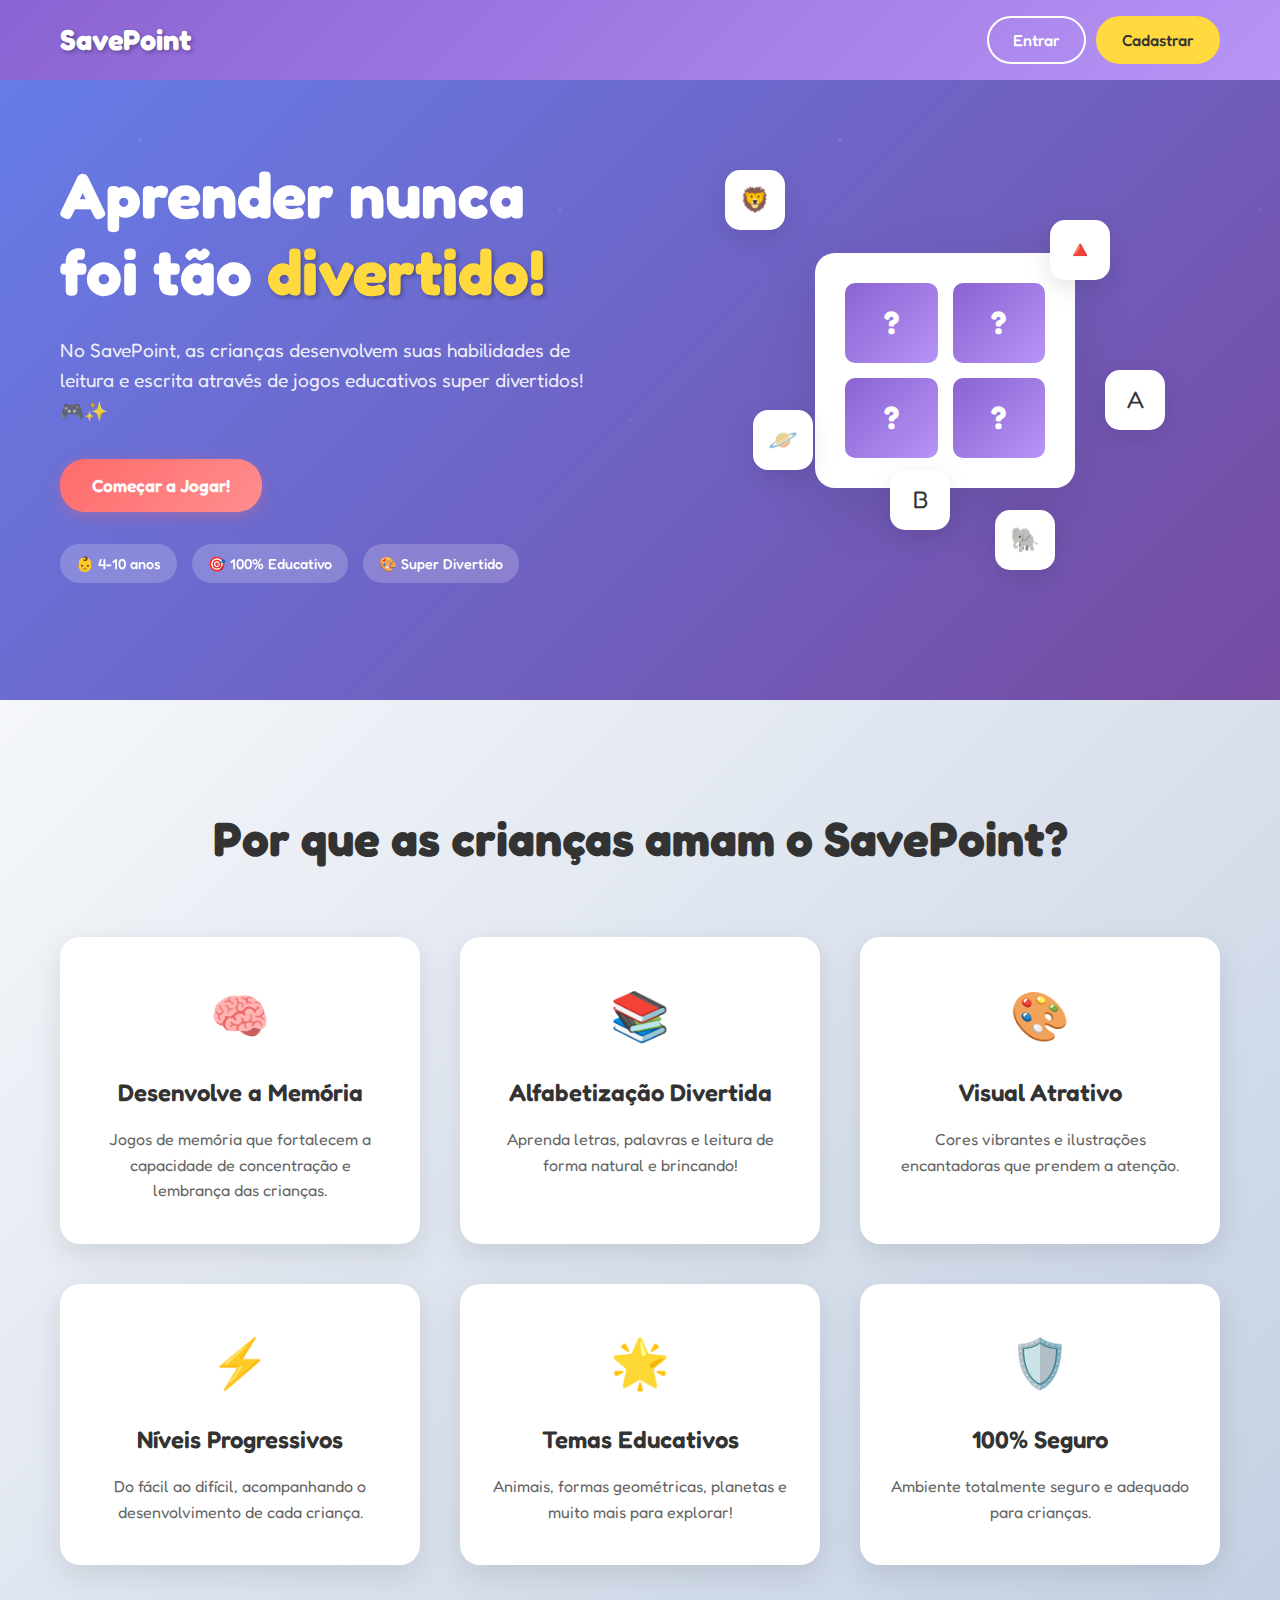
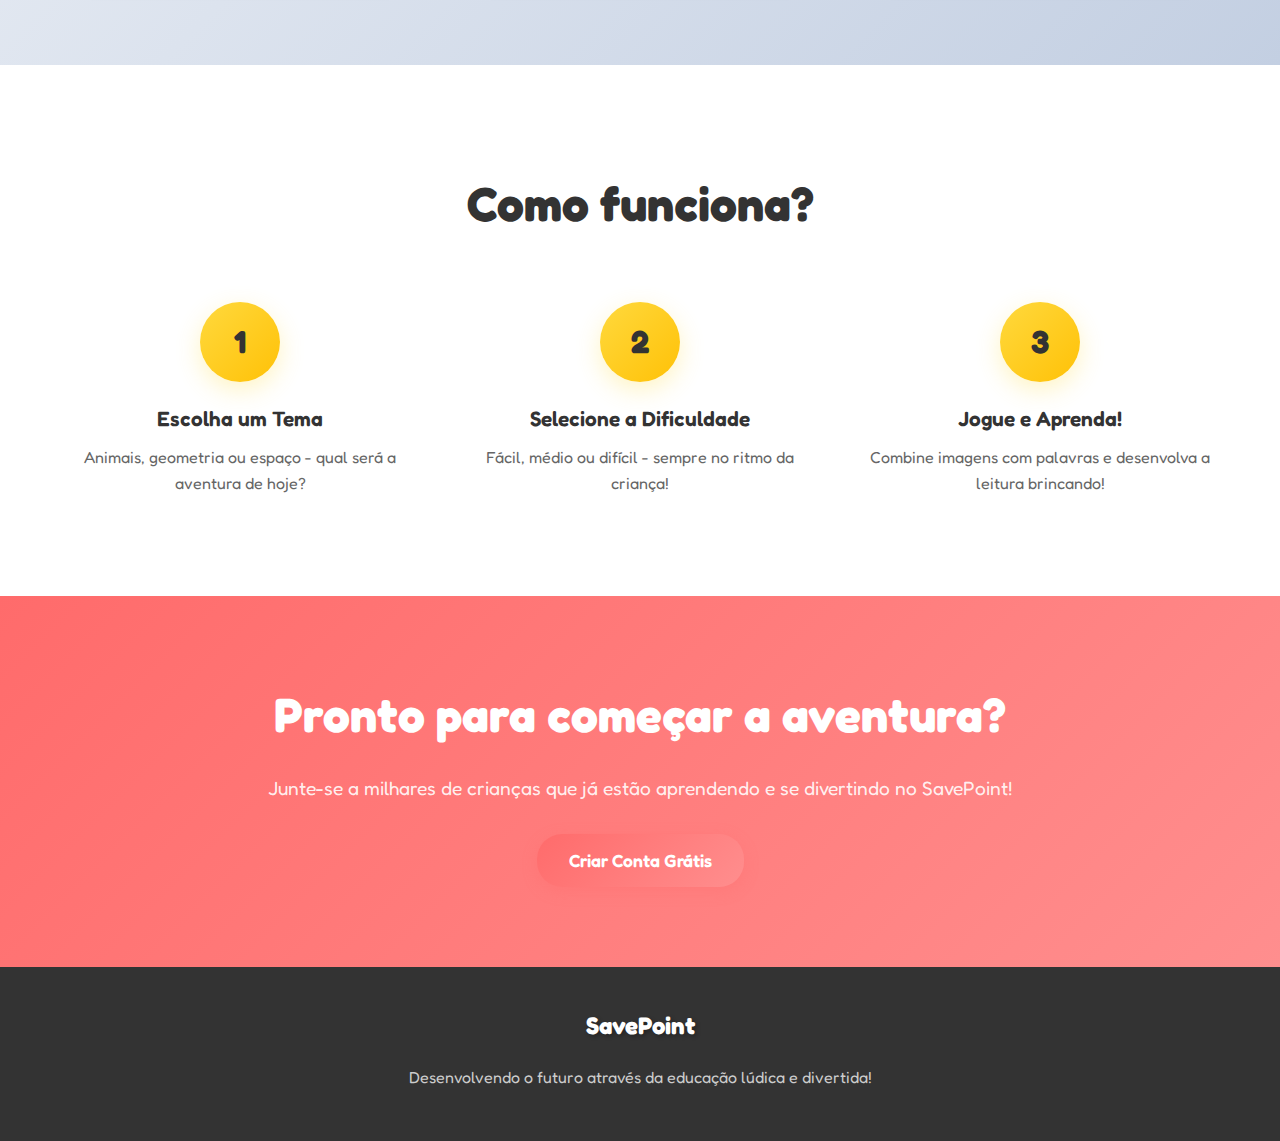
<file: index.html>
<!DOCTYPE html>
<html lang="pt-br">
<head>
    <meta charset="UTF-8">
    <meta name="viewport" content="width=device-width, initial-scale=1.0">
    <title>SavePoint - Aprendendo Brincando!</title>
    <link rel="stylesheet" href="assets/css/landing.css">
    <link rel="preconnect" href="https://fonts.googleapis.com">
    <link rel="preconnect" href="https://fonts.gstatic.com" crossorigin>
    <link href="https://fonts.googleapis.com/css2?family=Fredoka:wght@300;400;500;600;700&display=swap" rel="stylesheet">
</head>
<body>
    <header class="header">
        <div class="container">
            <div class="logo">
                <span class="logo-text">SavePoint</span>
            </div>
            <nav class="nav-buttons">
                <button class="btn btn-login mjmppzazl">Entrar</button>
                <button class="btn btn-register vddwxrhku">Cadastrar</button>
            </nav>
        </div>
    </header>

    <section class="hero">
        <div class="container">
            <div class="hero-content">
                <div class="hero-text">
                    <h1 class="hero-title">
                        Aprender nunca foi tão 
                        <span class="highlight">divertido!</span>
                    </h1>
                    <p class="hero-description">
                        No SavePoint, as crianças desenvolvem suas habilidades de leitura e escrita 
                        através de jogos educativos super divertidos! 🎮✨
                    </p>
                    <div class="hero-buttons">
                        <button class="btn btn-primary btn-large mjmppzazl">Começar a Jogar!</button>
                    </div>
                    <div class="age-info">
                        <span class="age-badge">👶 4-10 anos</span>
                        <span class="age-badge">🎯 100% Educativo</span>
                        <span class="age-badge">🎨 Super Divertido</span>
                    </div>
                </div>
                <div class="hero-image">
                    <div class="floating-elements">
                        <div class="floating-card card-1">🦁</div>
                        <div class="floating-card card-2">🔺</div>
                        <div class="floating-card card-3">🪐</div>
                        <div class="floating-card card-4">A</div>
                        <div class="floating-card card-5">🐘</div>
                        <div class="floating-card card-6">B</div>
                    </div>
                    <div class="main-illustration">
                        <div class="game-preview">
                            <div class="mini-card"></div>
                            <div class="mini-card"></div>
                            <div class="mini-card"></div>
                            <div class="mini-card"></div>
                        </div>
                    </div>
                </div>
            </div>
        </div>
    </section>

    <section class="features">
        <div class="container">
            <h2 class="section-title">Por que as crianças amam o SavePoint?</h2>
            <div class="features-grid">
                <div class="feature-card">
                    <div class="feature-icon">🧠</div>
                    <h3>Desenvolve a Memória</h3>
                    <p>Jogos de memória que fortalecem a capacidade de concentração e lembrança das crianças.</p>
                </div>
                <div class="feature-card">
                    <div class="feature-icon">📚</div>
                    <h3>Alfabetização Divertida</h3>
                    <p>Aprenda letras, palavras e leitura de forma natural e brincando!</p>
                </div>
                <div class="feature-card">
                    <div class="feature-icon">🎨</div>
                    <h3>Visual Atrativo</h3>
                    <p>Cores vibrantes e ilustrações encantadoras que prendem a atenção.</p>
                </div>
                <div class="feature-card">
                    <div class="feature-icon">⚡</div>
                    <h3>Níveis Progressivos</h3>
                    <p>Do fácil ao difícil, acompanhando o desenvolvimento de cada criança.</p>
                </div>
                <div class="feature-card">
                    <div class="feature-icon">🌟</div>
                    <h3>Temas Educativos</h3>
                    <p>Animais, formas geométricas, planetas e muito mais para explorar!</p>
                </div>
                <div class="feature-card">
                    <div class="feature-icon">🛡️</div>
                    <h3>100% Seguro</h3>
                    <p>Ambiente totalmente seguro e adequado para crianças.</p>
                </div>
            </div>
        </div>
    </section>

    <section class="how-it-works">
        <div class="container">
            <h2 class="section-title">Como funciona?</h2>
            <div class="steps">
                <div class="step">
                    <div class="step-number">1</div>
                    <div class="step-content">
                        <h3>Escolha um Tema</h3>
                        <p>Animais, geometria ou espaço - qual será a aventura de hoje?</p>
                    </div>
                </div>
                <div class="step">
                    <div class="step-number">2</div>
                    <div class="step-content">
                        <h3>Selecione a Dificuldade</h3>
                        <p>Fácil, médio ou difícil - sempre no ritmo da criança!</p>
                    </div>
                </div>
                <div class="step">
                    <div class="step-number">3</div>
                    <div class="step-content">
                        <h3>Jogue e Aprenda!</h3>
                        <p>Combine imagens com palavras e desenvolva a leitura brincando!</p>
                    </div>
                </div>
            </div>
        </div>
    </section>

    <section class="cta">
        <div class="container">
            <div class="cta-content">
                <h2>Pronto para começar a aventura?</h2>
                <p>Junte-se a milhares de crianças que já estão aprendendo e se divertindo no SavePoint!</p>
                <button class="btn btn-primary btn-large vddwxrhku">Criar Conta Grátis</button>
            </div>
        </div>
    </section>

    <footer class="footer">
        <div class="container">
            <div class="footer-content">
                <div class="footer-logo">
                    <span class="logo-text">SavePoint</span>
                </div>
                <div class="footer-text">
                    <p>Desenvolvendo o futuro através da educação lúdica e divertida!</p>
                </div>
            </div>
        </div>
    </footer>
    <script src="assets/js/landing.js"></script>
</body>
</html>
</file>
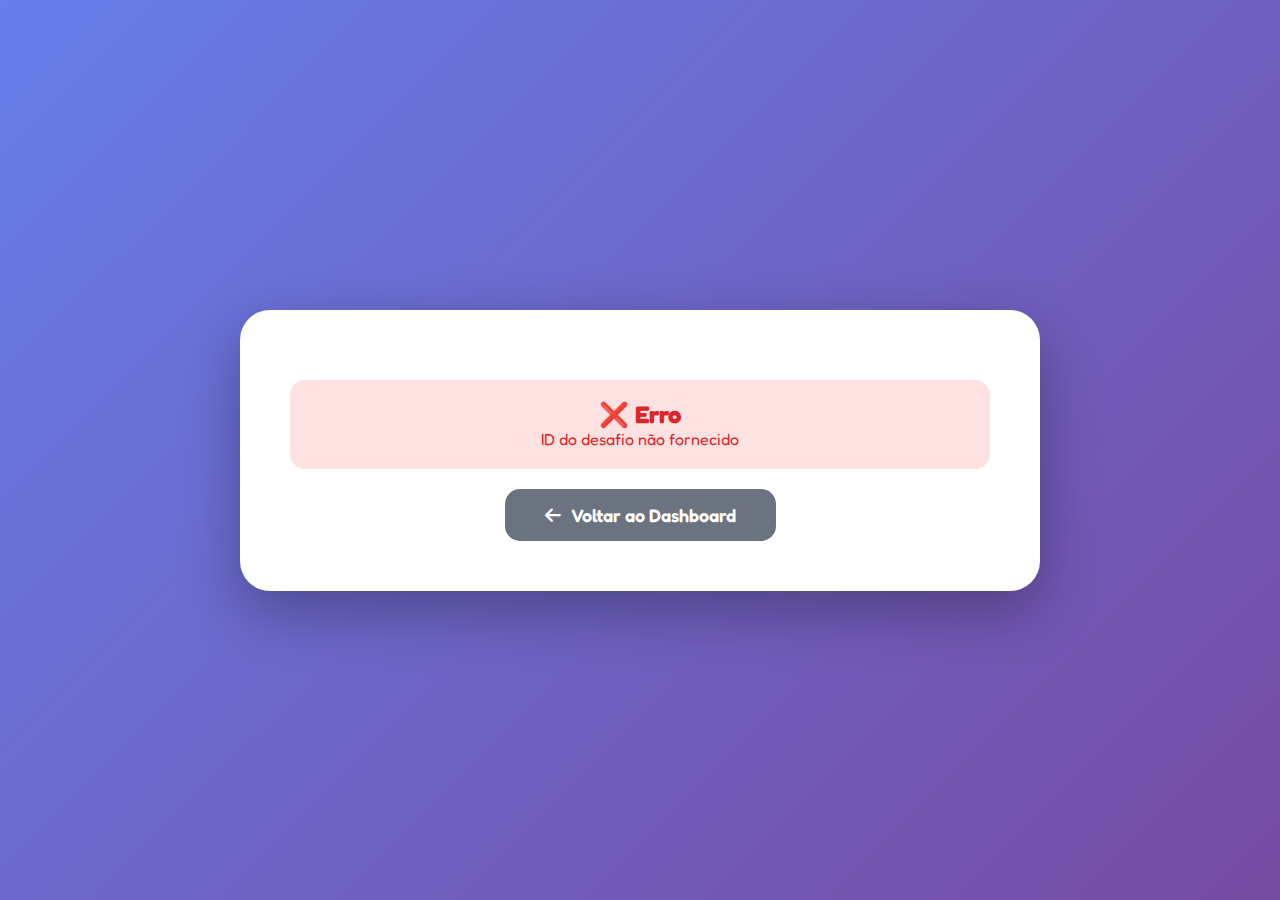
<file: challenge/index.html>
<!DOCTYPE html>
<html lang="pt-br">
<head>
    <meta charset="UTF-8">
    <meta name="viewport" content="width=device-width, initial-scale=1.0">
    <title>Sala de Espera - SavePoint</title>
    <link rel="preconnect" href="https://fonts.googleapis.com">
    <link rel="preconnect" href="https://fonts.gstatic.com" crossorigin>
    <link href="https://fonts.googleapis.com/css2?family=Fredoka:wght@300;400;500;600;700&display=swap" rel="stylesheet">
    <link rel="stylesheet" href="https://cdnjs.cloudflare.com/ajax/libs/font-awesome/6.0.0/css/all.min.css">
    <style>
        * {
            margin: 0;
            padding: 0;
            box-sizing: border-box;
        }

        body {
            font-family: 'Fredoka', sans-serif;
            background: linear-gradient(135deg, #667eea 0%, #764ba2 100%);
            min-height: 100vh;
            display: flex;
            align-items: center;
            justify-content: center;
            padding: 20px;
        }

        .waiting-room {
            background: white;
            border-radius: 30px;
            padding: 50px;
            max-width: 800px;
            width: 100%;
            box-shadow: 0 20px 60px rgba(0,0,0,0.3);
            text-align: center;
        }

        .challenge-icon {
            font-size: 80px;
            margin-bottom: 20px;
            animation: pulse 2s infinite;
        }

        @keyframes pulse {
            0%, 100% { transform: scale(1); }
            50% { transform: scale(1.1); }
        }

        h1 {
            color: #667eea;
            font-size: 32px;
            margin-bottom: 10px;
        }

        .challenge-info {
            background: #f9fafb;
            border-radius: 15px;
            padding: 30px;
            margin: 30px 0;
            text-align: left;
        }

        .info-row {
            display: flex;
            justify-content: space-between;
            align-items: center;
            padding: 15px 0;
            border-bottom: 1px solid #e5e7eb;
        }

        .info-row:last-child {
            border-bottom: none;
        }

        .info-label {
            font-weight: 600;
            color: #6b7280;
        }

        .info-value {
            font-weight: 500;
            color: #1f2937;
        }

        .countdown {
            font-size: 48px;
            font-weight: 700;
            color: #667eea;
            margin: 30px 0;
        }

        .participants {
            margin: 30px 0;
        }

        .participants-title {
            font-size: 20px;
            font-weight: 600;
            margin-bottom: 15px;
            color: #374151;
        }

        .participants-list {
            display: flex;
            flex-wrap: wrap;
            gap: 10px;
            justify-content: center;
        }

        .participant {
            background: #667eea;
            color: white;
            padding: 8px 16px;
            border-radius: 20px;
            font-size: 14px;
            font-weight: 500;
        }

        .participant.ready {
            background: #10b981;
        }

        .status-message {
            font-size: 18px;
            color: #6b7280;
            margin: 20px 0;
        }

        .btn {
            background: #667eea;
            color: white;
            border: none;
            padding: 15px 40px;
            border-radius: 15px;
            font-size: 18px;
            font-weight: 600;
            cursor: pointer;
            transition: all 0.3s;
            font-family: 'Fredoka', sans-serif;
            display: inline-flex;
            align-items: center;
            gap: 10px;
        }

        .btn:hover {
            background: #5568d3;
            transform: translateY(-2px);
            box-shadow: 0 10px 30px rgba(102, 126, 234, 0.3);
        }

        .btn:disabled {
            background: #9ca3af;
            cursor: not-allowed;
            transform: none;
        }

        .btn-secondary {
            background: #6b7280;
        }

        .btn-secondary:hover {
            background: #4b5563;
        }

        .loading {
            text-align: center;
            padding: 50px;
            color: #667eea;
        }

        .loading i {
            font-size: 50px;
            animation: spin 1s linear infinite;
        }

        @keyframes spin {
            from { transform: rotate(0deg); }
            to { transform: rotate(360deg); }
        }

        .error {
            background: #fee2e2;
            color: #dc2626;
            padding: 20px;
            border-radius: 15px;
            margin: 20px 0;
        }
    </style>
</head>
<body>
    <div class="waiting-room">
        <div id="loading" class="loading">
            <i class="fas fa-spinner fa-spin"></i>
            <p>Carregando desafio...</p>
        </div>

        <div id="challenge-content" style="display: none;">
            <div class="challenge-icon">
                🏆
            </div>
            <h1 id="challenge-title">-</h1>
            <p class="status-message" id="status-message">Aguardando início...</p>

            <div class="challenge-info">
                <div class="info-row">
                    <span class="info-label"><i class="fas fa-gamepad"></i> Jogo:</span>
                    <span class="info-value" id="game-name">-</span>
                </div>
                <div class="info-row">
                    <span class="info-label"><i class="fas fa-clock"></i> Duração:</span>
                    <span class="info-value" id="duration">-</span>
                </div>
                <div class="info-row">
                    <span class="info-label"><i class="fas fa-signal"></i> Dificuldade:</span>
                    <span class="info-value" id="difficulty">-</span>
                </div>
                <div class="info-row">
                    <span class="info-label"><i class="fas fa-hourglass-start"></i> Inicia em:</span>
                    <span class="info-value countdown" id="countdown">--:--</span>
                </div>
            </div>

            <div class="participants">
                <div class="participants-title">
                    <i class="fas fa-users"></i> Participantes Prontos: <span id="ready-count">0</span>/<span id="total-count">0</span>
                </div>
                <div class="participants-list" id="participants-list">
                    <!-- Será preenchido via JS -->
                </div>
            </div>

            <button id="start-btn" class="btn" disabled>
                <i class="fas fa-rocket"></i> Aguarde o início...
            </button>
            <br><br>
            <button id="leave-btn" class="btn btn-secondary">
                <i class="fas fa-arrow-left"></i> Voltar ao Dashboard
            </button>
        </div>

        <div id="error-content" style="display: none;">
            <div class="error">
                <h2>❌ Erro</h2>
                <p id="error-message"></p>
            </div>
            <button onclick="window.location.href='../dashboard/'" class="btn btn-secondary">
                <i class="fas fa-arrow-left"></i> Voltar ao Dashboard
            </button>
        </div>
    </div>

    <script src="challenge.js"></script>
</body>
</html>
</file>
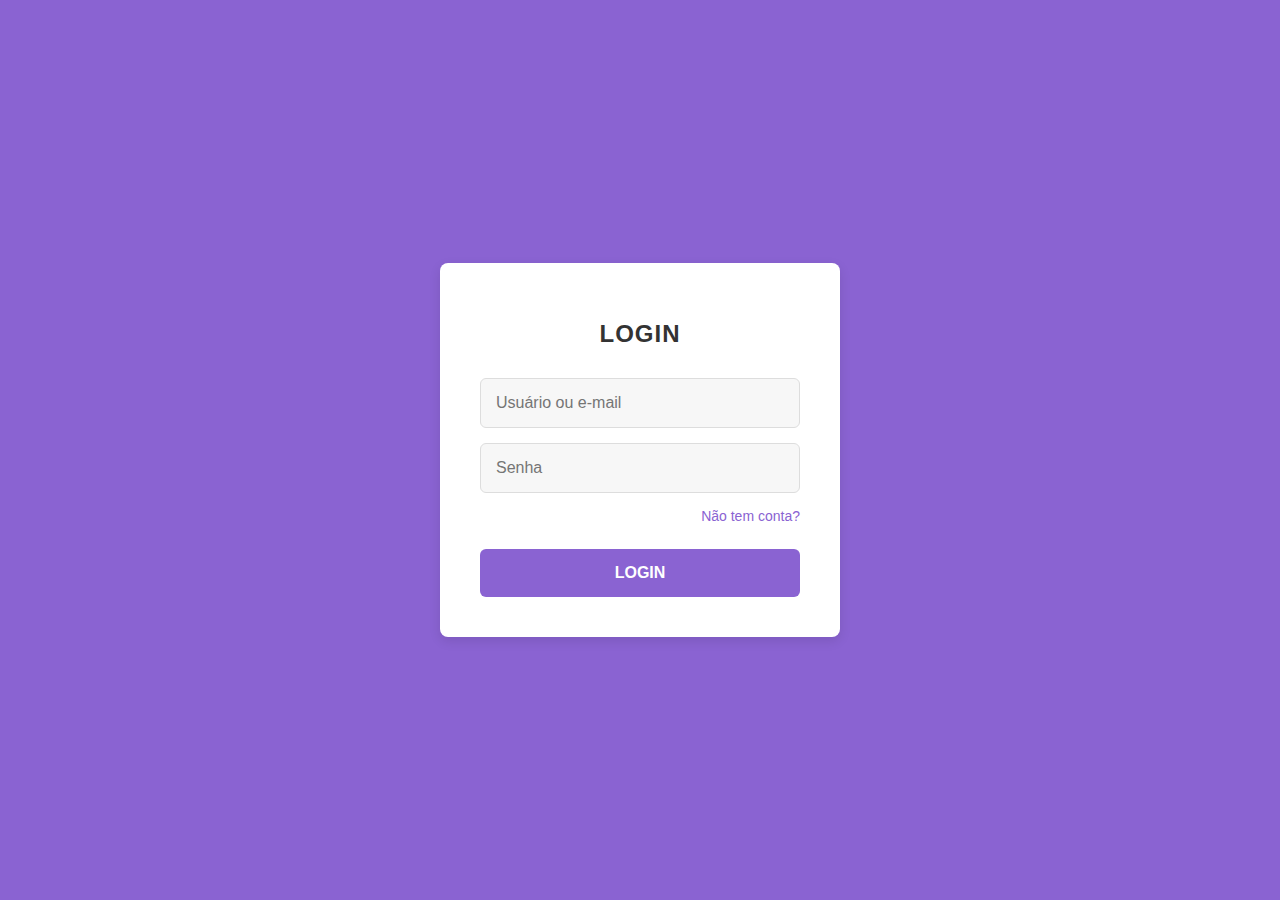
<file: dashboard/index.html>
<!DOCTYPE html>
<html lang="pt-BR">
<head>
  <meta charset="UTF-8" />
  <title>SavePoint • Dashboard</title>
  <meta name="viewport" content="width=device-width, initial-scale=1" />
  <link rel="preconnect" href="https://fonts.googleapis.com" />
  <link rel="preconnect" href="https://fonts.gstatic.com" crossorigin />
  <link href="https://fonts.googleapis.com/css2?family=Fredoka:wght@300;400;500;600;700&display=swap" rel="stylesheet" />
  <link rel="stylesheet" href="../assets/css/dashboard.css" />
  <link rel="stylesheet" href="../assets/css/notifications.css" />
  <link rel="stylesheet" href="https://cdnjs.cloudflare.com/ajax/libs/font-awesome/6.0.0/css/all.min.css">
</head>
<body>
  <header class="sp-header">
    <div class="container">
      <div class="brand">
        <div class="logo-dot"></div>
        <span class="brand-text">SavePoint</span>
      </div>

      <div class="userbox">
        <button class="notification-bell" id="notification-bell" style="position: relative; margin-right: 15px;">
          <i class="fas fa-bell"></i>
          <span class="notification-badge" id="notification-badge" style="display: none;">0</span>
        </button>
        <div class="user-info">
          <span class="user-greet">Olá, <strong id="sp-username">Jogador</strong>!</span>
          <button id="sp-logout" class="btn btn-ghost" title="Sair">Sair</button>
        </div>
        <div id="sp-avatar" class="avatar" aria-label="avatar"></div>
      </div>
    </div>
  </header>

  <main class="sp-main">
    <section class="container">
      <h1 class="title">Escolha sua próxima aventura! 🎮</h1>
      <p class="subtitle">Aprender nunca foi tão divertido! Escolha um dos jogos educativos abaixo e desafie-se.</p>

      <div class="grid">
        <article class="card">
          <div class="card-illustration">🧠</div>
          <div class="card-content">
            <h3>Jogo da Memória</h3>
            <p>Treine sua memória e concentração com temas educativos como animais, formas geométricas e exploração espacial!</p>
          </div>
          <div class="card-actions">
            <a class="btn btn-primary" href="../memory/">Jogar Agora</a>
          </div>
        </article>

        <article class="card">
          <div class="card-illustration">🎈</div>
          <div class="card-content">
            <h3>Balão Matemático</h3>
            <p>Pratique matemática de forma divertida! Estoure os balões com as respostas corretas antes que voem para longe!</p>
          </div>
          <div class="card-actions">
            <a class="btn btn-primary" href="../math/">Jogar Agora</a>
          </div>
        </article>

        <article class="card">
          <div class="card-illustration">✏️</div>
          <div class="card-content">
            <h3>Complete a Palavra</h3>
            <p>Expanda seu vocabulário completando palavras educativas! Descubra letras faltantes e aprenda novos termos.</p>
          </div>
          <div class="card-actions">
            <a class="btn btn-primary" href="../portugues/">Jogar Agora</a>
          </div>
        </article>

        <article class="card">
          <div class="card-illustration">🖼️</div>
          <div class="card-content">
            <h3>Meu Perfil</h3>
            <p>Personalize sua experiência! Atualize seu nome de exibição e escolha sua foto de perfil favorita.</p>
          </div>
          <div class="card-actions">
            <a class="btn" href="../profile/">Abrir Perfil</a>
          </div>
        </article>

        <article class="card">
          <div class="card-illustration">🏆</div>
          <div class="card-content">
            <h3>Ranking Global</h3>
            <p>Compare suas pontuações com outros jogadores! Veja os melhores do Top 50 e acompanhe sua evolução.</p>
          </div>
          <div class="card-actions">
            <a class="btn" href="../leaderboard/">Ver Ranking</a>
          </div>
        </article>

        <!-- Card Meus Desafios (mostrado via JS se houver desafios) -->
        <article class="card" id="my-challenges-card" style="display: none;">
          <div class="card-illustration">🎯</div>
          <div class="card-content">
            <h3>Meus Desafios</h3>
            <p id="challenges-summary">Carregando...</p>
          </div>
          <div class="card-actions">
            <button class="btn btn-primary" id="view-challenges-btn">
              <i class="fas fa-trophy"></i> Ver Desafios
            </button>
          </div>
        </article>

        <!-- Card Ativar Modo Professor (mostrado via JS se NÃO for professor) -->
        <article class="card" id="become-teacher-card" style="display: none;">
          <div class="card-illustration">🎓</div>
          <div class="card-content">
            <h3>Tornar-se Professor</h3>
            <p>Ative o modo professor para criar turmas, gerenciar alunos e acompanhar o progresso de cada estudante.</p>
          </div>
          <div class="card-actions">
            <button class="btn btn-primary" id="activate-teacher-btn">
              <i class="fas fa-graduation-cap"></i> Ativar Modo Professor
            </button>
          </div>
        </article>

        <!-- Card Modo Professor (mostrado via JS se is_teacher) -->
        <article class="card" id="teacher-mode-card" style="display: none;">
          <div class="card-illustration">🎓</div>
          <div class="card-content">
            <h3>Modo Professor</h3>
            <p>Gerencie suas turmas, adicione alunos e acompanhe o progresso de cada estudante em tempo real.</p>
          </div>
          <div class="card-actions">
            <a class="btn btn-primary" href="../teacher/">Abrir Dashboard</a>
          </div>
        </article>
      </div>
    </section>
  </main>

  <footer class="sp-footer">
    <div class="container">
      <p>SavePoint — Aprendendo brincando ✨</p>
    </div>
  </footer>

  <!-- Modal: Meus Desafios -->
  <div class="modal" id="challenges-modal" style="display: none;">
    <div class="modal-overlay"></div>
    <div class="modal-content" style="max-width: 900px;">
      <div class="modal-header">
        <h2><i class="fas fa-trophy"></i> Meus Desafios</h2>
        <button class="modal-close" id="close-challenges-modal">
          <i class="fas fa-times"></i>
        </button>
      </div>
      <div class="modal-body" id="challenges-modal-body">
        <div class="loading">
          <i class="fas fa-spinner fa-spin"></i> Carregando desafios...
        </div>
      </div>
    </div>
  </div>

  <script src="../assets/js/notifications.js"></script>
  <script src="../assets/js/dashboard.js"></script>
</body>
</html>
</file>
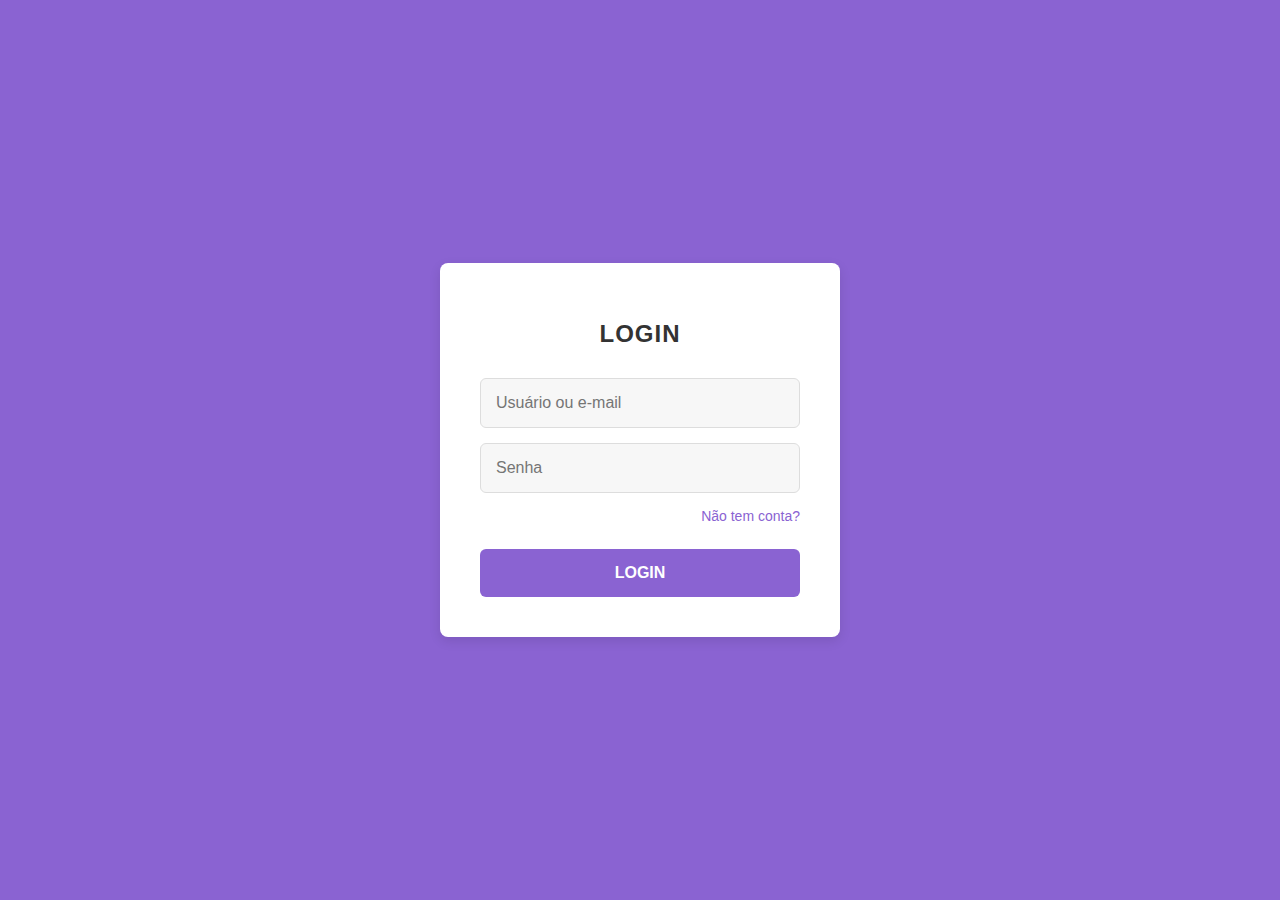
<file: leaderboard/index.html>
<!DOCTYPE html>
<html lang="pt-BR">
<head>
  <meta charset="UTF-8" />
  <title>SavePoint • Ranking</title>
  <meta name="viewport" content="width=device-width, initial-scale=1" />
  <link href="https://fonts.googleapis.com/css2?family=Fredoka:wght@300;400;500;600;700&display=swap" rel="stylesheet" />
  <link rel="stylesheet" href="../assets/css/leaderboard.css" />
</head>
<body>
  <header class="sp-header">
    <div class="container">
      <div class="brand">
        <div class="logo-dot"></div>
        <span class="brand-text">SavePoint</span>
      </div>
      <div class="userbox">
        <a class="btn btn-ghost" href="../dashboard/">Voltar</a>
        <button id="sp-logout" class="btn btn-ghost">Sair</button>
      </div>
    </div>
  </header>

  <main class="sp-main">
    <section class="container">
      <h1 class="title">Ranking de Jogadores</h1>
      <p class="subtitle">Confira os melhores jogadores da plataforma!</p>

      <div class="game-tabs">
        <button class="tab-button active" data-game="memory">
          <span class="tab-icon">🧠</span>
          <span class="tab-name">Jogo da Memória</span>
        </button>
        <button class="tab-button" data-game="math">
          <span class="tab-icon">🎈</span>
          <span class="tab-name">Balão Matemático</span>
        </button>
        <button class="tab-button" data-game="portugues">
          <span class="tab-icon">✏️</span>
          <span class="tab-name">Complete a Palavra</span>
        </button>
      </div>

      <div id="loading-container" class="loading-container">
        <div class="loading-spinner"></div>
        <p>Carregando ranking...</p>
      </div>

      <div id="ranking-container" class="ranking-container hidden">
        <div class="ranking-header">
          <h2 id="game-name">Jogo da Memória</h2>
          <p id="total-players">0 jogadores</p>
        </div>

        <div class="ranking-table">
          <table>
            <thead>
              <tr>
                <th class="col-position">#</th>
                <th class="col-player">Jogador</th>
                <th class="col-score">Pontuação Total</th>
              </tr>
            </thead>
            <tbody id="ranking-body">
              <!-- Rankings serão inseridos aqui via JavaScript -->
            </tbody>
          </table>
        </div>

        <div id="pagination" class="pagination hidden">
          <button id="prev-page" class="btn btn-page" disabled>← Anterior</button>
          <span id="page-info">Página 1 de 1</span>
          <button id="next-page" class="btn btn-page" disabled>Próxima →</button>
        </div>

        <div id="error-message" class="error-message hidden">
          Erro ao carregar ranking. Tente novamente.
        </div>
      </div>
    </section>
  </main>

  <footer class="sp-footer">
    <div class="container">
      <p>SavePoint — Aprendendo brincando</p>
    </div>
  </footer>

  <script src="../assets/js/leaderboard.js"></script>
</body>
</html>
</file>
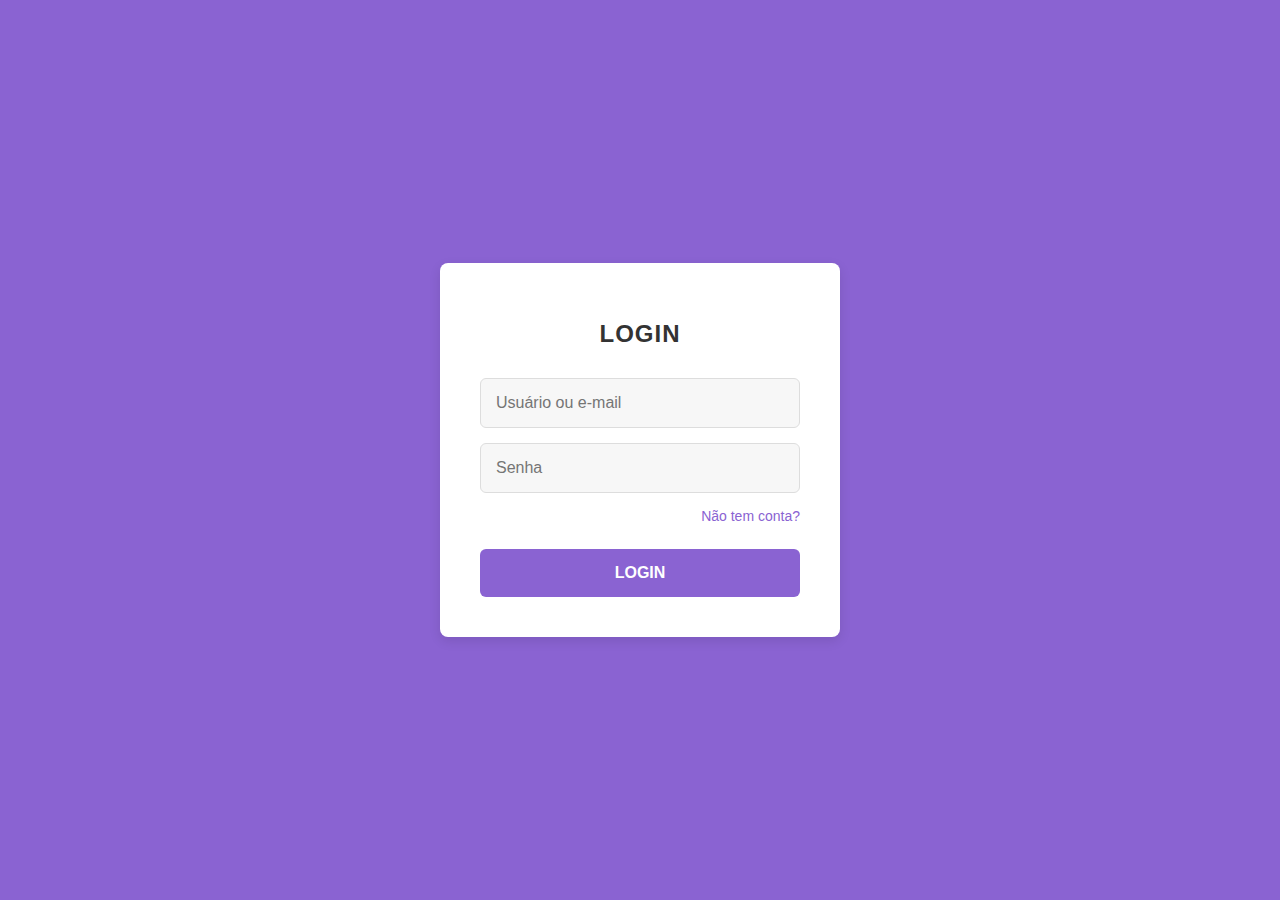
<file: login/index.html>
<!DOCTYPE html>
<html lang="pt-BR">
<head>
  <meta charset="UTF-8" />
  <meta name="viewport" content="width=device-width, initial-scale=1.0"/>
  <title>Login</title>
  <link rel="stylesheet" href="../assets/css/vemukeolr.css" />
</head>
<body>
  <div class="login">
    <h1>LOGIN</h1>

    <form id="login-form" method="post" novalidate>
      <input type="text" name="identifier" id="login-identifier" placeholder="Usuário ou e-mail" required />
      <input type="password" name="password" id="login-password" placeholder="Senha" required />
      
      <div class="esqueci">
        <a href="../register/">Não tem conta?</a>
      </div>

      <button type="submit">LOGIN</button>
      <div class="form-msg" aria-live="polite"></div>
    </form>
  </div>

  <script src="../assets/js/auth.js"></script>
</body>
</html>
</file>
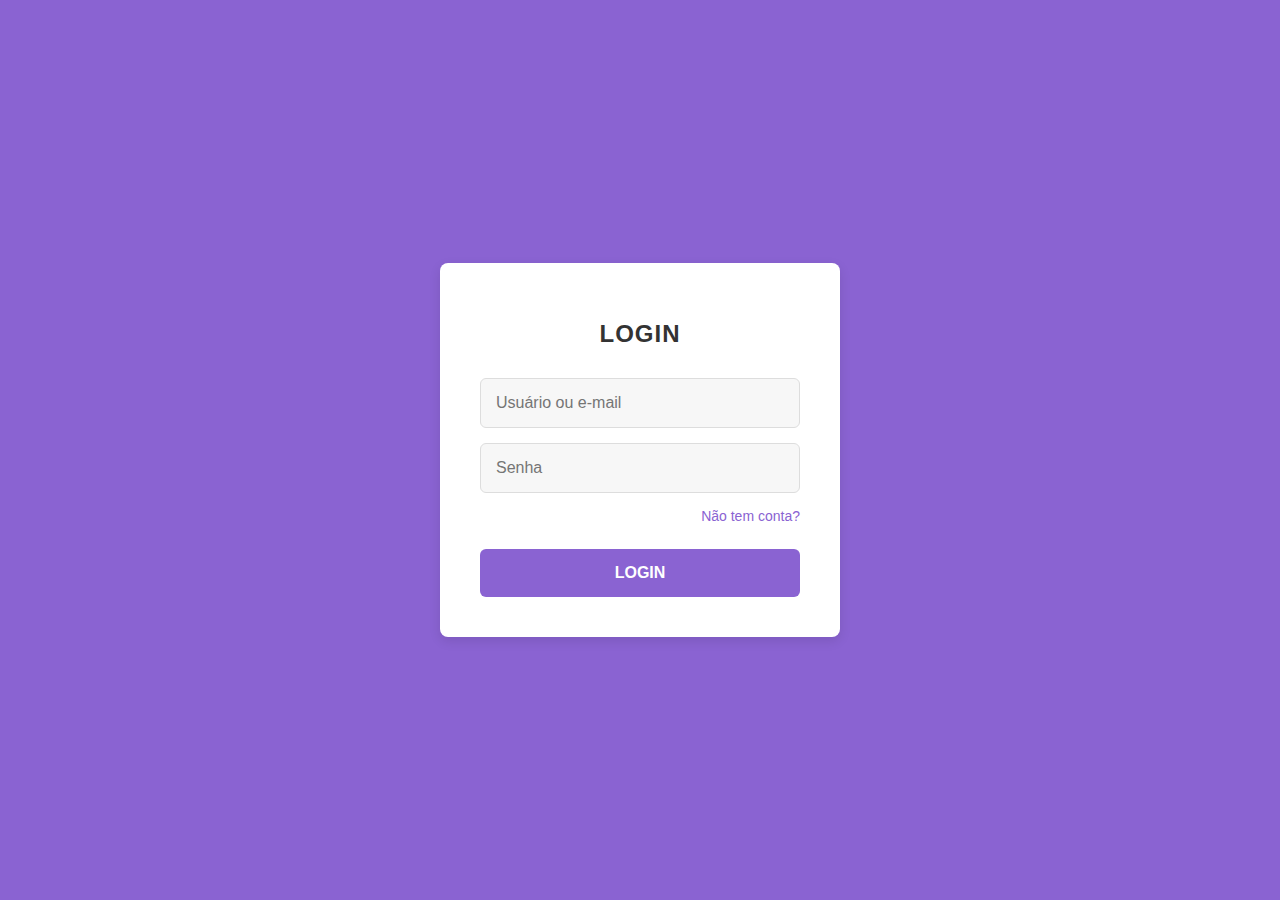
<file: math/index.html>
<!DOCTYPE html>
<html lang="pt-BR">
<head>
  <meta charset="UTF-8">
  <title>Balão Matemático</title>
  <link rel="stylesheet" href="../assets/css/mathstyle.css">
  <link rel="stylesheet" href="https://cdnjs.cloudflare.com/ajax/libs/font-awesome/6.0.0-beta3/css/all.min.css">
</head>
<body>

  <div id="stars1"></div>
  <div id="stars2"></div>
  <div id="stars3"></div>

  <a href="#" id="exit-game-btn" class="exit-game-icon" title="Sair do Jogo">
    <i class="fas fa-arrow-left"></i>
  </a>

  <div id="audio-controls">
    <button id="audio-toggle" class="audio-btn" title="Ligar/Desligar Som">🔊</button>
    <input type="range" id="volume-slider" min="0" max="100" value="70" title="Volume">
  </div>

  <div class="nuvem nuvem1"></div>
  <div class="nuvem nuvem2"></div>
  <div class="nuvem nuvem3"></div>
  <div class="nuvem nuvem4"></div>

  <div id="tela-inicial" class="tela-container">
    <div class="tela-conteudo">
      <h1>Balão Matemático</h1>
      <p>Estoure o balão com a resposta correta antes que ele voe para longe!</p>
      <button id="botao-iniciar">Começar</button>
    </div>
  </div>

  <div id="tela-nivel" class="tela-container hidden">
    <div class="tela-conteudo">
      <h2>Selecione o Nível</h2>
      <p>Escolha um tipo de desafio:</p>
      <button id="nivel-soma">Somas</button>
      <button id="nivel-subtracao">Subtrações</button>
      <button id="nivel-multiplicacao">Multiplicações</button>
      <button id="nivel-divisao">Divisões</button>
      <button id="nivel-extremo" class="hidden">Extremo</button>
    </div>
  </div>

  <div id="tela-game-over" class="tela-container hidden">
    <div class="tela-conteudo">
      <h2>Game Over!</h2>
      <p>O balão com a resposta certa escapou.</p>
      <p id="pontuacao-final"></p>
      <button id="botao-tentar-novamente">Tentar Novamente</button>
    </div>
  </div>

  <div id="area-jogo" class="hidden">
    <div id="placar">Pontos: 0</div>
  </div>

  <script src="../assets/js/audio-manager.js"></script>
  <script src="../assets/js/challenge-helper.js"></script>
  <script src="../assets/js/mathscript.js"></script>
</body>
</html>
</file>
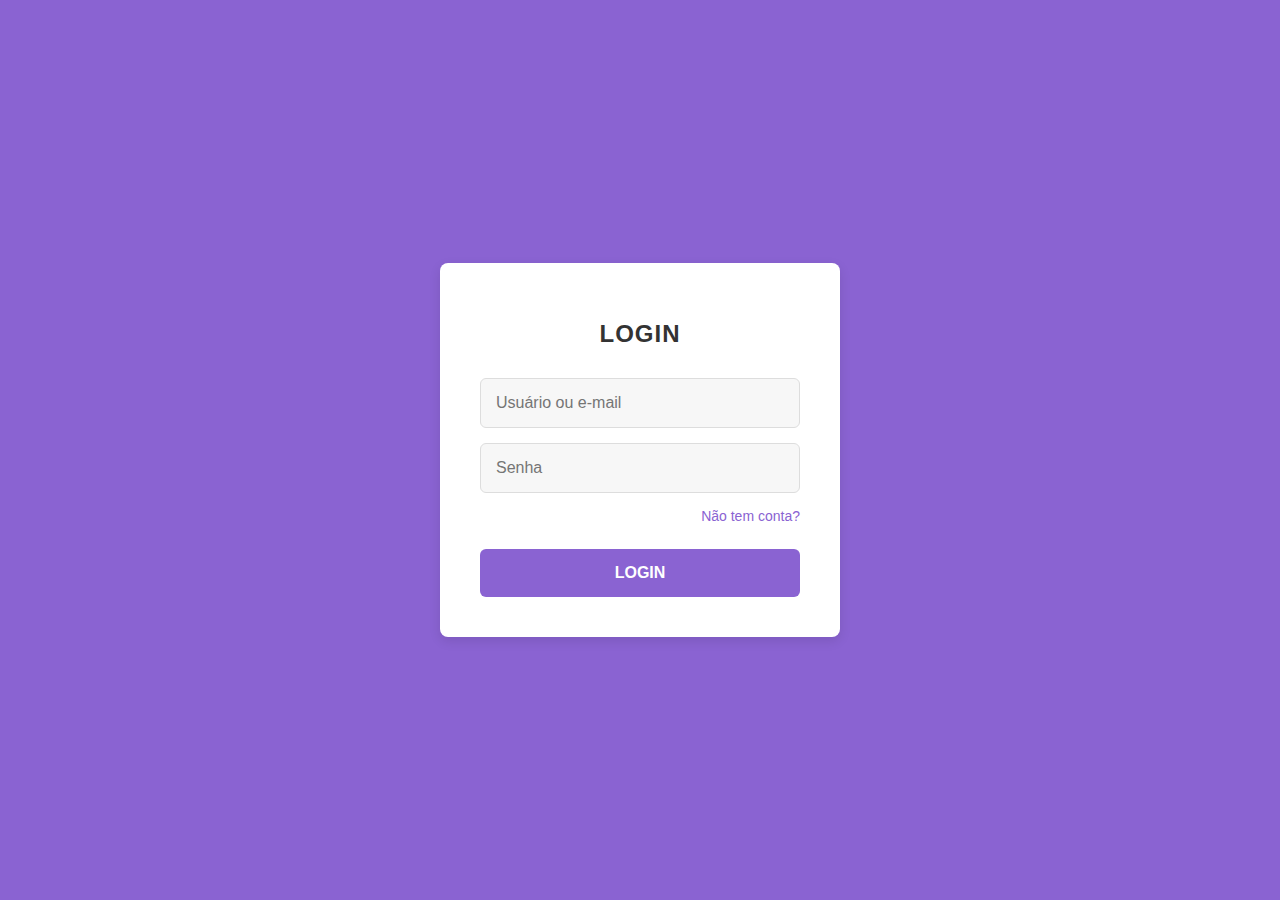
<file: memory/index.html>
<!DOCTYPE html>
<html lang="pt-br">
<head>
    <meta charset="UTF-8">
    <meta name="viewport" content="width=device-width, initial-scale=1.0">
    <title>Jogo da Memória</title>
    <link rel="stylesheet" href="../assets/css/memorystyle.css">
    <link rel="stylesheet" href="https://cdnjs.cloudflare.com/ajax/libs/font-awesome/6.0.0-beta3/css/all.min.css">
</head>
<body>
<img src="../assets/img/logo.png" id="logo">

    <!-- Botão de Sair -->
    <a href="#" id="exit-game-btn" class="exit-game-icon" title="Sair do Jogo">
        <i class="fas fa-arrow-left"></i>
    </a>

    <!-- Controles de Áudio -->
    <div id="audio-controls">
        <button id="audio-toggle" class="audio-btn" title="Ligar/Desligar Som">🔊</button>
        <input type="range" id="volume-slider" min="0" max="100" value="70" title="Volume">
    </div>

    <main id="container-telas">

        <div id="tela-inicial" class="tela">
            <div class="container-conteudo">
                <h1>JOGO DA MEMÓRIA</h1>
                <h2>Escolha um tema para começar:</h2>
                <div class="selecao-tema">
                    <div class="botao-tema" data-tema="geometria">Geometria</div>
                    <div class="botao-tema" data-tema="animais">Animais</div>
                    <div class="botao-tema" data-tema="espaco">Espaço</div>
                </div>
            </div>
        </div>

        <div id="tela-dificuldade" class="tela oculto">
            <div class="container-conteudo">
                <h1>JOGO DA MEMÓRIA</h1>
                <h2>Escolha a dificuldade:</h2>
                <div class="selecao-dificuldade">
                    <div class="botao-dificuldade" data-dificuldade="facil">Fácil</div>
                    <div class="botao-dificuldade" data-dificuldade="medio">Médio</div>
                    <div class="botao-dificuldade" data-dificuldade="dificil">Difícil</div>
                </div>
                <button id="botao-voltar-tema" class="botao-voltar">Voltar</button>
            </div>
        </div>

        <div id="tela-jogo" class="tela oculto">
            <div class="container-conteudo">
                <div id="timer">Tempo: 00:00</div>
                <div class="tabuleiro-jogo"></div>
                <button id="botao-voltar-jogo" class="botao-voltar">Voltar</button>
            </div>
        </div>

        <div id="tela-fim-tempo" class="tela oculto">
            <div class="container-conteudo">
                <h1>Tempo Esgotado!</h1>
                <button id="botao-reiniciar-tempo" class="botao-voltar">Jogar Novamente</button>
            </div>
        </div>

        <div id="tela-vitoria" class="tela oculto">
            <div class="container-conteudo">
                <h1>Parabéns, você venceu!</h1>
                <button id="botao-reiniciar-vitoria" class="botao-voltar">Jogar Novamente</button>
            </div>
        </div>

    </main>

    <script src="../assets/js/audio-manager.js"></script>
    <script src="../assets/js/challenge-helper.js"></script>
    <script src="../assets/js/memoryscript.js"></script>

</body>
</html>
</file>
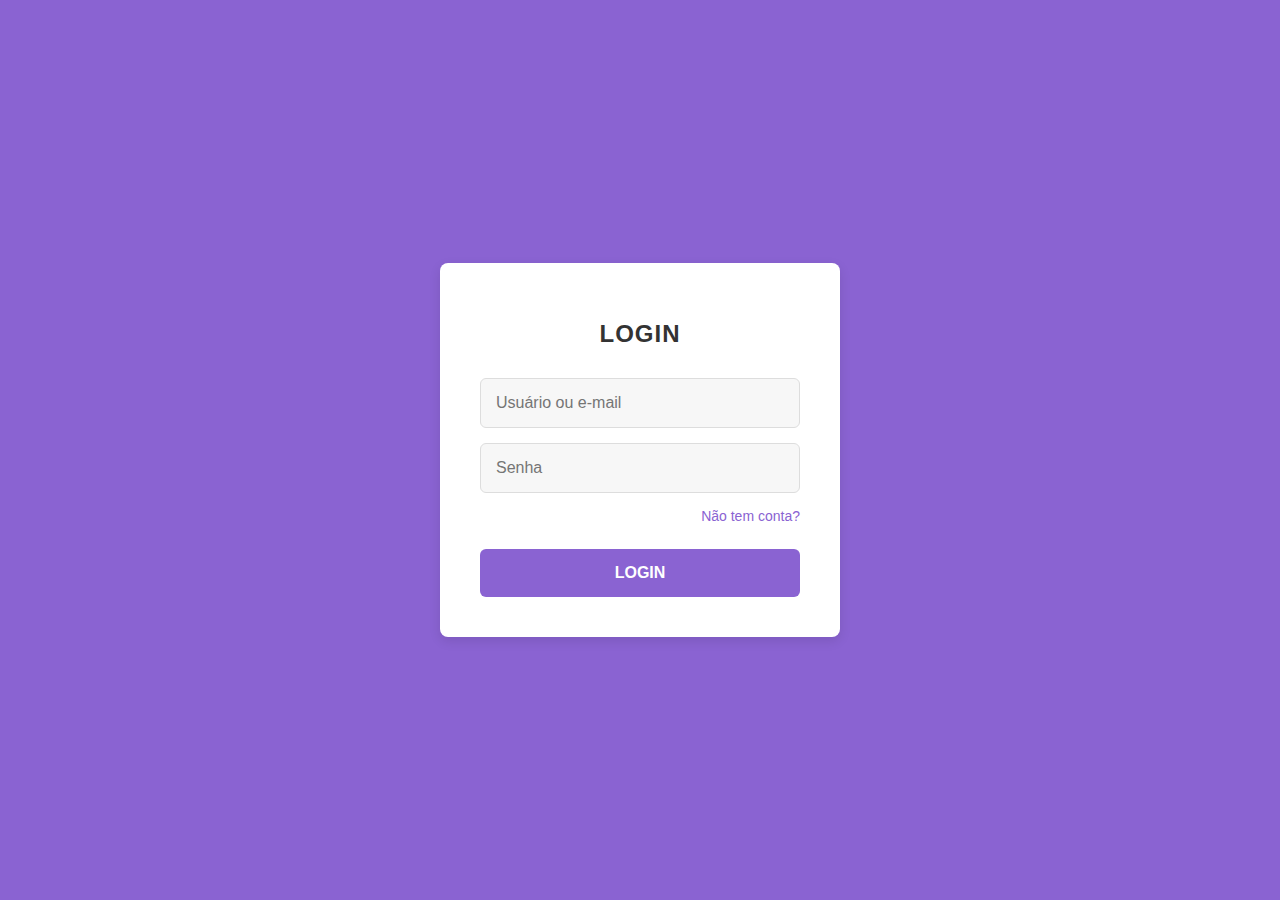
<file: portugues/index.html>
<!DOCTYPE html>
<html lang="pt-br">
<head>
    <meta charset="UTF-8">
    <meta name="viewport" content="width=device-width, initial-scale=1.0">
    <title>Complete a Palavra</title>
    <link rel="stylesheet" href="../assets/css/portuguestyle.css">
    <link rel="stylesheet" href="https://cdnjs.cloudflare.com/ajax/libs/font-awesome/6.0.0-beta3/css/all.min.css">
</head>
<body>

    <a href="#" id="exit-game-btn" class="exit-game-icon" title="Sair do Jogo">
        <i class="fas fa-right-from-bracket"></i>
    </a>

    <div class="audio-controls">
        <button id="mute-toggle" class="audio-btn" title="Ativar/Desativar Som">
            <i class="fas fa-volume-up"></i>
        </button>
        <input type="range" id="volume-slider" min="0" max="100" value="50">
    </div>

    <main class="game-container">
        <header class="game-header">
            <div class="icon-wrapper">
                <i class="fas fa-pencil-alt"></i>
            </div>
            <h1>Complete a Palavra!</h1>
        </header>

        <section class="info-bar">
            <span><i class="far fa-star"></i> Pontuação: <span id="score-value">0</span></span>
            <span><i class="far fa-clock"></i> Tempo: <span id="timer-value">60</span></span>
        </section>

        <section class="word-puzzle" id="word-container">
            </section>

        <div class="hint-box">
            Dica: <span id="hint-text">Carregando...</span>
        </div>

        <section class="letter-bank" id="letter-bank-container">
            </section>

        <footer class="action-buttons">
            <button class="btn btn-hint">
                <i class="fas fa-question-circle"></i>
                Pedir Dica
            </button>
            <button class="btn btn-skip">
                <i class="fas fa-redo"></i>
                Pular Palavra
            </button>
            <button class="btn btn-verify">
                <i class="fas fa-check"></i>
                Verificar
            </button>
        </footer>
    </main>

    <!-- Toast Notifications Container -->
    <div id="toast-container"></div>

    <script src="../assets/js/audio-manager.js"></script>
    <script src="../assets/js/challenge-helper.js"></script>
    <script src="../assets/js/portuguescript.js"></script>
</body>
</html>
</file>
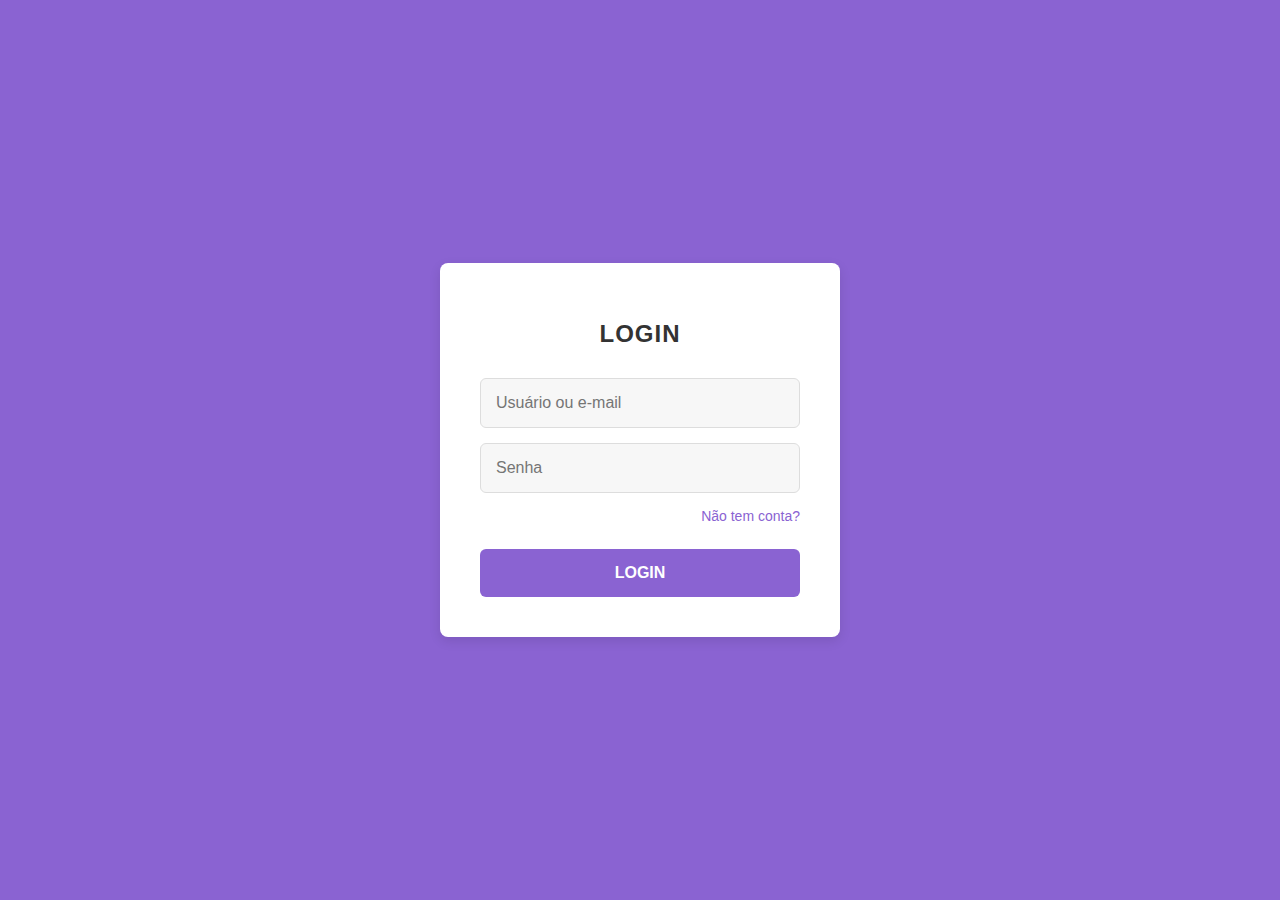
<file: profile/index.html>
<!DOCTYPE html>
<html lang="pt-BR">
<head>
  <meta charset="UTF-8" />
  <title>SavePoint • Meu Perfil</title>
  <meta name="viewport" content="width=device-width, initial-scale=1" />
  <link href="https://fonts.googleapis.com/css2?family=Fredoka:wght@300;400;500;600;700&display=swap" rel="stylesheet" />
  <link rel="stylesheet" href="../assets/css/profile.css" />
</head>
<body>
  <header class="sp-header">
    <div class="container">
      <div class="brand">
        <div class="logo-dot"></div>
        <span class="brand-text">SavePoint</span>
      </div>
      <div class="userbox">
        <a class="btn btn-ghost" href="../dashboard/">Voltar</a>
        <button id="sp-logout" class="btn btn-ghost">Sair</button>
      </div>
    </div>
  </header>

  <main class="sp-main">
    <section class="container">
      <h1 class="title">Meu Perfil</h1>
      <p class="subtitle">Atualize suas informações de exibição e foto de perfil.</p>

      <div class="profile-grid">
        <div class="card">
          <div class="avatar-large" id="avatar-box">
            <img id="avatar-img" alt="avatar" />
            <div id="avatar-fallback">SP</div>
          </div>
          <form id="avatar-form" enctype="multipart/form-data">
            <input type="file" id="avatar-input" name="avatar" accept="image/png,image/jpeg,image/webp" />
            <button type="submit" class="btn btn-primary">Salvar foto</button>
            <div class="form-msg" id="avatar-msg" aria-live="polite"></div>
          </form>
        </div>

        <div class="card">
          <form id="profile-form">
            <div class="field">
              <label for="display-name">Nome de exibição</label>
              <input type="text" id="display-name" name="display_name" maxlength="60" required />
            </div>
            <div class="field two">
              <div>
                <label>Usuário</label>
                <input type="text" id="username" disabled />
              </div>
              <div>
                <label>E-mail</label>
                <input type="email" id="email" disabled />
              </div>
            </div>
            <button type="submit" class="btn btn-primary">Salvar alterações</button>
            <div class="form-msg" id="profile-msg" aria-live="polite"></div>
          </form>
        </div>
      </div>
    </section>
  </main>

  <footer class="sp-footer">
    <div class="container">
      <p>SavePoint — Aprendendo brincando</p>
    </div>
  </footer>

  <script src="../assets/js/profile.js"></script>
</body>
</html>
</file>
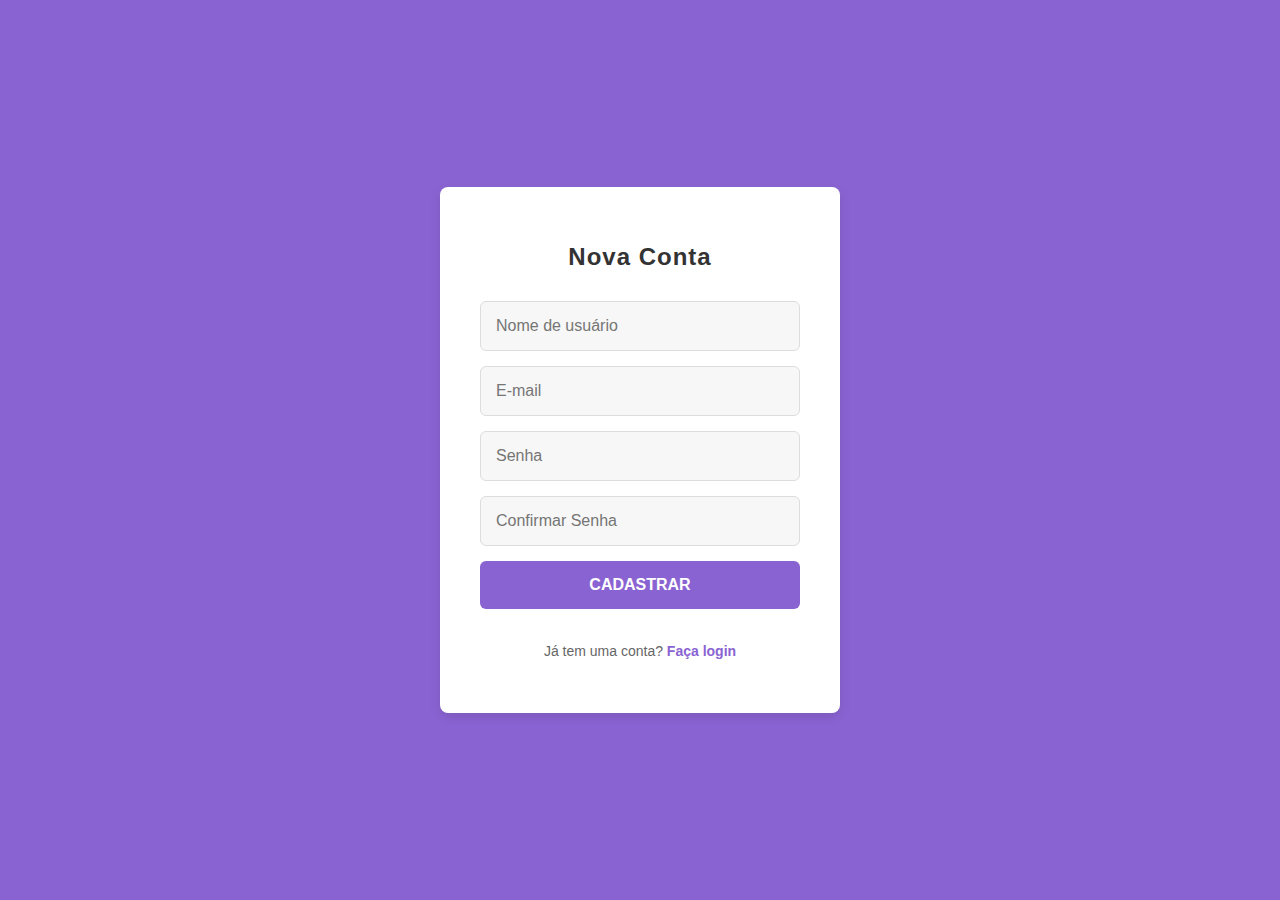
<file: register/index.html>
<!DOCTYPE html>
<html lang="pt-BR">
<head>
  <meta charset="UTF-8"/>
  <meta name="viewport" content="width=device-width, initial-scale=1.0"/>
  <title>Criar conta</title>
  <link rel="stylesheet" href="../assets/css/sndmmxesw.css"/>
</head>
<body>
  <div class="cadastro">
    <h1>Nova Conta</h1>

    <form id="register-form" method="post" novalidate>
      <input type="text"     name="username" id="reg-username" placeholder="Nome de usuário" required />
      <input type="email"    name="email"    id="reg-email"    placeholder="E-mail" required />
      <input type="password" name="password" id="reg-password" placeholder="Senha" required minlength="6"/>
      <input type="password" name="confirm"  id="reg-confirm"  placeholder="Confirmar Senha" required minlength="6"/>

      <button type="submit">CADASTRAR</button>
      <div class="form-msg" aria-live="polite"></div>
    </form>

    <div class="cadastrado">
      <p>Já tem uma conta? <a href="../login/">Faça login</a></p>
    </div>
  </div>

  <script src="../assets/js/auth.js"></script>
</body>
</html>
</file>
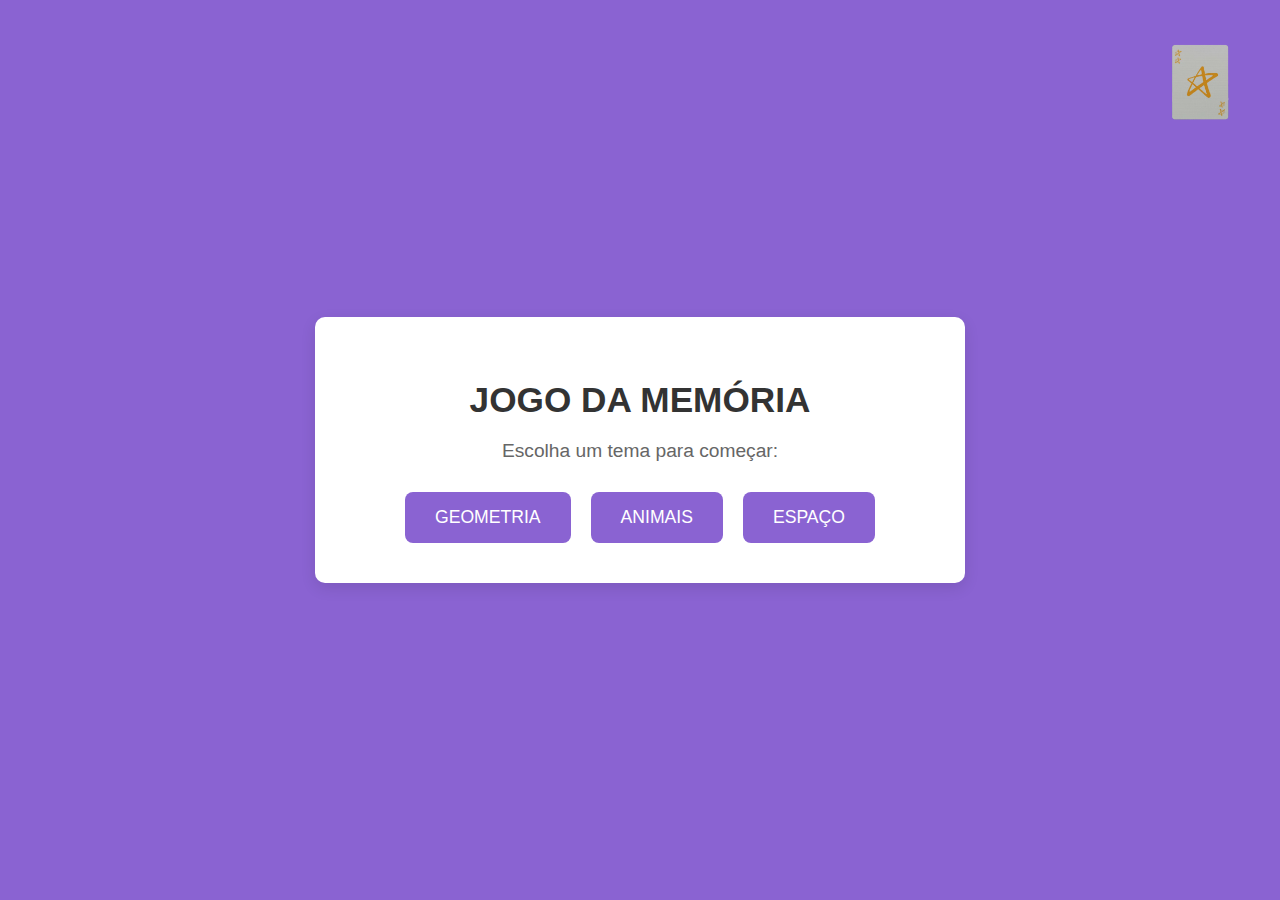
<file: Jogo da memória/jogo da memoria.html>
<!DOCTYPE html>
<html lang="pt-br">
<head>
    <meta charset="UTF-8">
    <meta name="viewport" content="width=device-width, initial-scale=1.0">
    <title>Jogo da Memória</title>
    <link rel="stylesheet" href="style.css">
</head>
<body>
<img src="assets/logo.png" id="logo">
    <main id="container-telas">

        <div id="tela-inicial" class="tela">
            <div class="container-conteudo">
                <h1>JOGO DA MEMÓRIA</h1>
                <h2>Escolha um tema para começar:</h2>
                <div class="selecao-tema">
                    <div class="botao-tema" data-tema="geometria">Geometria</div>
                    <div class="botao-tema" data-tema="animais">Animais</div>
                    <div class="botao-tema" data-tema="espaco">Espaço</div>
                </div>
            </div>
        </div>

        <div id="tela-dificuldade" class="tela oculto">
            <div class="container-conteudo">
                <h1>JOGO DA MEMÓRIA</h1>
                <h2>Escolha a dificuldade:</h2>
                <div class="selecao-dificuldade">
                    <div class="botao-dificuldade" data-dificuldade="facil">Fácil</div>
                    <div class="botao-dificuldade" data-dificuldade="medio">Médio</div>
                    <div class="botao-dificuldade" data-dificuldade="dificil">Difícil</div>
                </div>
                <button id="botao-voltar-tema" class="botao-voltar">Voltar</button>
            </div>
        </div>

        <div id="tela-jogo" class="tela oculto">
            <div class="container-conteudo">
                <div id="timer">Tempo: 00:00</div>
                <div class="tabuleiro-jogo"></div>
                <button id="botao-voltar-jogo" class="botao-voltar">Voltar</button>
            </div>
        </div>

        <div id="tela-fim-tempo" class="tela oculto">
            <div class="container-conteudo">
                <h1>Tempo Esgotado!</h1>
                <button id="botao-reiniciar-tempo" class="botao-voltar">Jogar Novamente</button>
            </div>
        </div>

        <div id="tela-vitoria" class="tela oculto">
            <div class="container-conteudo">
                <h1>Parabéns, você venceu!</h1>
                <button id="botao-reiniciar-vitoria" class="botao-voltar">Jogar Novamente</button>
            </div>
        </div>

    </main>

    <script src="script.js"></script>

</body>
</html>
</file>
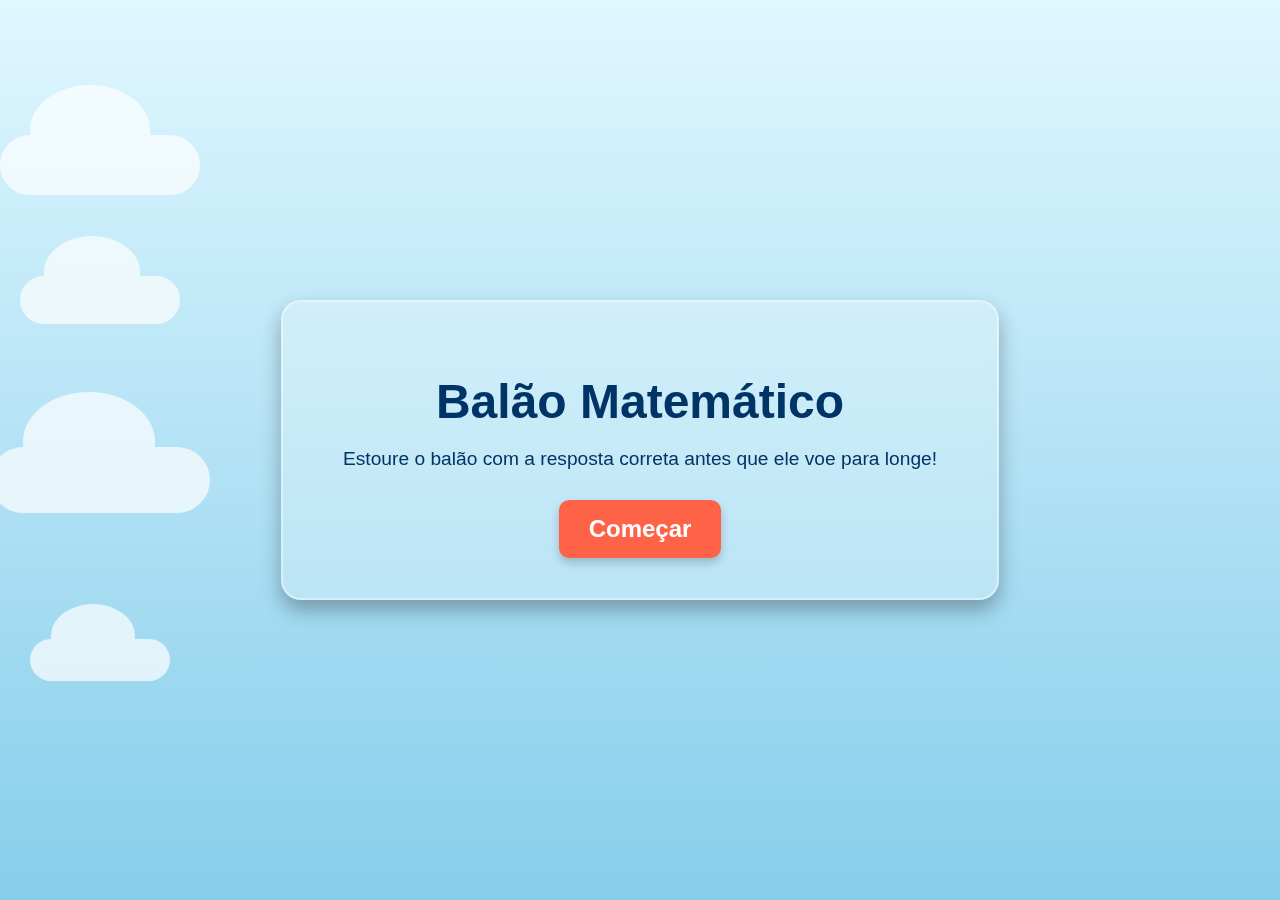
<file: math/index..html>
<!DOCTYPE html>
<html lang="pt-BR">
<head>
  <meta charset="UTF-8">
  <title>Balão Matemático</title>
  <link rel="stylesheet" href="../assets/css/mathstyle.css">
</head>
<body>

  <div class="nuvem nuvem1"></div>
  <div class="nuvem nuvem2"></div>
  <div class="nuvem nuvem3"></div>
  <div class="nuvem nuvem4"></div>

  <div id="tela-inicial" class="tela-container">
    <div class="tela-conteudo">
      <h1>Balão Matemático</h1>
      <p>Estoure o balão com a resposta correta antes que ele voe para longe!</p>
      <button id="botao-iniciar">Começar</button>
    </div>
  </div>

  <div id="tela-game-over" class="tela-container hidden">
    <div class="tela-conteudo">
      <h2>Game Over!</h2>
      <p>O balão com a resposta certa escapou.</p>
      <p id="pontuacao-final"></p>
      <button id="botao-tentar-novamente">Tentar Novamente</button>
    </div>
  </div>

  <div id="area-jogo" class="hidden">
    <div id="placar">Pontos: 0</div>
  </div>

  <script src="../assets/js/mathscript.js"></script>

</body>
</html>
</file>
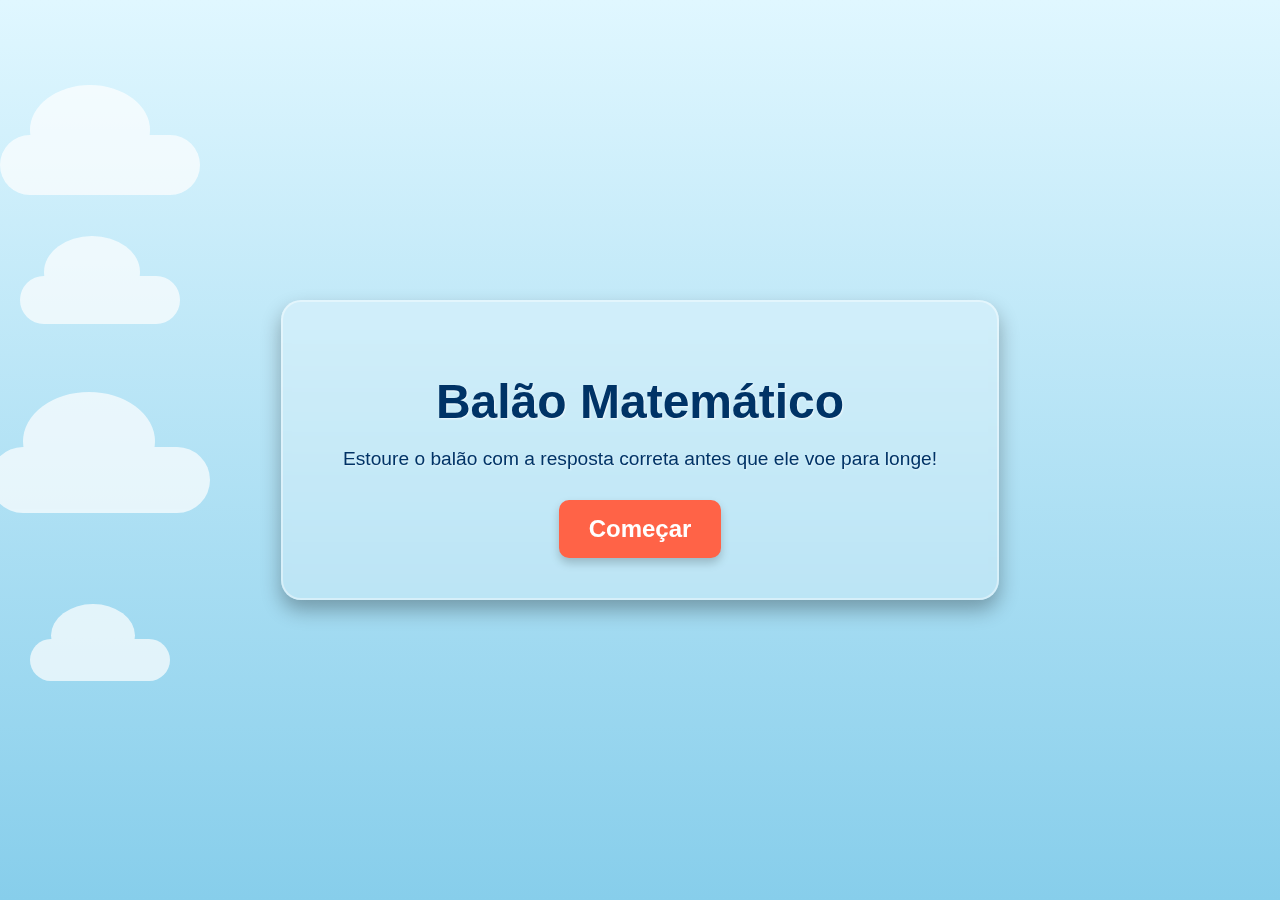
<file: projeto de matematica/baloes.html>
<!DOCTYPE html>
<html lang="pt-BR">
<head>
  <meta charset="UTF-8">
  <title>Balão Matemático</title>
  <link rel="stylesheet" href="style.css">
</head>
<body>

  <div class="nuvem nuvem1"></div>
  <div class="nuvem nuvem2"></div>
  <div class="nuvem nuvem3"></div>
  <div class="nuvem nuvem4"></div>

  <div id="tela-inicial" class="tela-container">
    <div class="tela-conteudo">
      <h1>Balão Matemático</h1>
      <p>Estoure o balão com a resposta correta antes que ele voe para longe!</p>
      <button id="botao-iniciar">Começar</button>
    </div>
  </div>

  <div id="tela-game-over" class="tela-container hidden">
    <div class="tela-conteudo">
      <h2>Game Over!</h2>
      <p>O balão com a resposta certa escapou.</p>
      <p id="pontuacao-final"></p>
      <button id="botao-tentar-novamente">Tentar Novamente</button>
    </div>
  </div>

  <div id="area-jogo" class="hidden">
    <div id="placar">Pontos: 0</div>
  </div>

  <script src="scripts.js"></script>

</body>
</html>
</file>
<file: assets/css/landing.css>
* {
    margin: 0;
    padding: 0;
    box-sizing: border-box;
}

body {
    font-family: 'Fredoka', sans-serif;
    line-height: 1.6;
    color: #333;
    overflow-x: hidden;
}

.container {
    max-width: 1200px;
    margin: 0 auto;
    padding: 0 20px;
}

.header {
    background: linear-gradient(135deg, #8A63D2, #B794F6);
    padding: 1rem 0;
    position: fixed;
    top: 0;
    width: 100%;
    z-index: 1000;
    backdrop-filter: blur(10px);
}

.header .container {
    display: flex;
    justify-content: space-between;
    align-items: center;
}

.logo {
    display: flex;
    align-items: center;
    gap: 10px;
}

.logo-img {
    width: 40px;
    height: 40px;
}

.logo-text {
    font-size: 1.8rem;
    font-weight: 700;
    color: white;
    text-shadow: 2px 2px 4px rgba(0,0,0,0.3);
}

.nav-buttons {
    display: flex;
    gap: 10px;
}

.btn {
    padding: 12px 24px;
    border: none;
    border-radius: 25px;
    font-family: 'Fredoka', sans-serif;
    font-weight: 500;
    font-size: 1rem;
    cursor: pointer;
    transition: all 0.3s ease;
    text-decoration: none;
    display: inline-block;
    text-align: center;
}

.btn-login {
    background: transparent;
    color: white;
    border: 2px solid white;
}

.btn-login:hover {
    background: white;
    color: #8A63D2;
    transform: translateY(-2px);
}

.btn-register {
    background: #FFD93D;
    color: #333;
    border: 2px solid #FFD93D;
}

.btn-register:hover {
    background: #FFC107;
    transform: translateY(-2px);
}

.btn-primary {
    background: linear-gradient(135deg, #FF6B6B, #FF8E8E);
    color: white;
    border: none;
    box-shadow: 0 4px 15px rgba(255, 107, 107, 0.3);
}

.btn-primary:hover {
    background: linear-gradient(135deg, #FF5252, #FF7979);
    transform: translateY(-3px);
    box-shadow: 0 6px 20px rgba(255, 107, 107, 0.4);
}

.btn-secondary {
    background: white;
    color: #8A63D2;
    border: 2px solid #8A63D2;
}

.btn-secondary:hover {
    background: #8A63D2;
    color: white;
    transform: translateY(-2px);
}

.btn-large {
    padding: 16px 32px;
    font-size: 1.1rem;
    font-weight: 600;
}

.btn-full {
    width: 100%;
}

.hero {
    background: linear-gradient(135deg, #667eea 0%, #764ba2 100%);
    padding: 120px 0 80px;
    overflow: hidden;
    position: relative;
}

.hero::before {
    content: '';
    position: absolute;
    top: 0;
    left: 0;
    right: 0;
    bottom: 0;
    background: url('data:image/svg+xml,<svg xmlns="http://www.w3.org/2000/svg" viewBox="0 0 1000 1000"><circle cx="200" cy="200" r="3" fill="rgba(255,255,255,0.1)"/><circle cx="800" cy="300" r="2" fill="rgba(255,255,255,0.1)"/><circle cx="300" cy="700" r="4" fill="rgba(255,255,255,0.1)"/><circle cx="900" cy="600" r="2" fill="rgba(255,255,255,0.1)"/></svg>');
}

.hero-content {
    display: grid;
    grid-template-columns: 1fr 1fr;
    align-items: center;
    gap: 60px;
    position: relative;
    z-index: 2;
}

.hero-title {
    font-size: clamp(2.5rem, 5vw, 4rem);
    font-weight: 700;
    color: white;
    margin-bottom: 1.5rem;
    line-height: 1.2;
}

.highlight {
    color: #FFD93D;
    text-shadow: 2px 2px 4px rgba(0,0,0,0.3);
}

.hero-description {
    font-size: 1.2rem;
    color: rgba(255,255,255,0.9);
    margin-bottom: 2rem;
    line-height: 1.6;
}

.hero-buttons {
    display: flex;
    gap: 20px;
    margin-bottom: 2rem;
    flex-wrap: wrap;
}

.age-info {
    display: flex;
    gap: 15px;
    flex-wrap: wrap;
}

.age-badge {
    background: rgba(255,255,255,0.2);
    color: white;
    padding: 8px 16px;
    border-radius: 20px;
    font-size: 0.9rem;
    font-weight: 500;
    backdrop-filter: blur(10px);
}

.hero-image {
    position: relative;
    height: 500px;
    display: flex;
    align-items: center;
    justify-content: center;
}

.floating-elements {
    position: absolute;
    width: 100%;
    height: 100%;
}

.floating-card {
    position: absolute;
    width: 60px;
    height: 60px;
    background: white;
    border-radius: 15px;
    display: flex;
    align-items: center;
    justify-content: center;
    font-size: 1.5rem;
    box-shadow: 0 8px 25px rgba(0,0,0,0.1);
    animation: float 3s ease-in-out infinite;
}

.card-1 { top: 10%; left: 10%; animation-delay: 0s; }
.card-2 { top: 20%; right: 20%; animation-delay: 0.5s; }
.card-3 { bottom: 30%; left: 15%; animation-delay: 1s; }
.card-4 { top: 50%; right: 10%; animation-delay: 1.5s; }
.card-5 { bottom: 10%; right: 30%; animation-delay: 2s; }
.card-6 { top: 70%; left: 40%; animation-delay: 2.5s; }

@keyframes float {
    0%, 100% { transform: translateY(0px); }
    50% { transform: translateY(-20px); }
}

.main-illustration {
    background: white;
    border-radius: 20px;
    padding: 30px;
    box-shadow: 0 20px 60px rgba(0,0,0,0.1);
    animation: pulse 2s ease-in-out infinite alternate;
}

@keyframes pulse {
    0% { transform: scale(1); }
    100% { transform: scale(1.05); }
}

.game-preview {
    display: grid;
    grid-template-columns: 1fr 1fr;
    gap: 15px;
    width: 200px;
}

.mini-card {
    height: 80px;
    background: linear-gradient(135deg, #8A63D2, #B794F6);
    border-radius: 10px;
    position: relative;
    overflow: hidden;
}

.mini-card::after {
    content: '?';
    position: absolute;
    top: 50%;
    left: 50%;
    transform: translate(-50%, -50%);
    color: white;
    font-size: 2rem;
    font-weight: bold;
}

.features {
    padding: 100px 0;
    background: linear-gradient(135deg, #f5f7fa 0%, #c3cfe2 100%);
}

.section-title {
    text-align: center;
    font-size: clamp(2rem, 4vw, 3rem);
    font-weight: 700;
    color: #333;
    margin-bottom: 60px;
}

.features-grid {
    display: grid;
    grid-template-columns: repeat(auto-fit, minmax(300px, 1fr));
    gap: 40px;
}

.feature-card {
    background: white;
    padding: 40px 30px;
    border-radius: 20px;
    text-align: center;
    box-shadow: 0 10px 30px rgba(0,0,0,0.1);
    transition: transform 0.3s ease, box-shadow 0.3s ease;
}

.feature-card:hover {
    transform: translateY(-10px);
    box-shadow: 0 20px 40px rgba(0,0,0,0.15);
}

.feature-icon {
    font-size: 3rem;
    margin-bottom: 20px;
}

.feature-card h3 {
    font-size: 1.5rem;
    font-weight: 600;
    color: #333;
    margin-bottom: 15px;
}

.feature-card p {
    color: #666;
    line-height: 1.6;
}

.how-it-works {
    padding: 100px 0;
    background: white;
}

.steps {
    display: flex;
    justify-content: space-between;
    align-items: center;
    gap: 40px;
    flex-wrap: wrap;
}

.step {
    flex: 1;
    min-width: 250px;
    text-align: center;
    position: relative;
}

.step-number {
    width: 80px;
    height: 80px;
    background: linear-gradient(135deg, #FFD93D, #FFC107);
    border-radius: 50%;
    display: flex;
    align-items: center;
    justify-content: center;
    font-size: 2rem;
    font-weight: 700;
    color: #333;
    margin: 0 auto 20px;
    box-shadow: 0 8px 25px rgba(255, 217, 61, 0.3);
}

.step h3 {
    font-size: 1.3rem;
    font-weight: 600;
    color: #333;
    margin-bottom: 10px;
}

.step p {
    color: #666;
    line-height: 1.6;
}

.cta {
    background: linear-gradient(135deg, #FF6B6B, #FF8E8E);
    padding: 80px 0;
    text-align: center;
}

.cta-content h2 {
    font-size: clamp(2rem, 4vw, 3rem);
    font-weight: 700;
    color: white;
    margin-bottom: 20px;
}

.cta-content p {
    font-size: 1.2rem;
    color: rgba(255,255,255,0.9);
    margin-bottom: 30px;
}

.footer {
    background: #333;
    padding: 40px 0;
    text-align: center;
}

.footer-content {
    display: flex;
    flex-direction: column;
    align-items: center;
    gap: 20px;
}

.footer-logo {
    display: flex;
    align-items: center;
    gap: 10px;
}

.logo-img-small {
    width: 30px;
    height: 30px;
}

.footer-logo .logo-text {
    color: white;
    font-size: 1.5rem;
}

.footer-text p {
    color: #ccc;
    margin-bottom: 10px;
}

.modal {
    display: none;
    position: fixed;
    z-index: 2000;
    left: 0;
    top: 0;
    width: 100%;
    height: 100%;
    background-color: rgba(0,0,0,0.5);
    backdrop-filter: blur(5px);
}

.modal-content {
    background-color: white;
    margin: 5% auto;
    padding: 40px;
    border-radius: 20px;
    width: 90%;
    max-width: 500px;
    position: relative;
    animation: modalSlideIn 0.3s ease;
}

@keyframes modalSlideIn {
    from {
        opacity: 0;
        transform: translateY(-50px);
    }
    to {
        opacity: 1;
        transform: translateY(0);
    }
}

.close {
    color: #aaa;
    float: right;
    font-size: 28px;
    font-weight: bold;
    cursor: pointer;
    line-height: 1;
}

.close:hover {
    color: #333;
}

.modal h2 {
    text-align: center;
    color: #333;
    margin-bottom: 30px;
    font-weight: 600;
}

.auth-form {
    display: flex;
    flex-direction: column;
    gap: 20px;
}

.auth-form input {
    padding: 15px;
    border: 2px solid #e0e0e0;
    border-radius: 10px;
    font-size: 1rem;
    font-family: 'Fredoka', sans-serif;
    transition: border-color 0.3s ease;
}

.auth-form input:focus {
    outline: none;
    border-color: #8A63D2;
}

.auth-form p {
    text-align: center;
    margin-top: 20px;
    color: #666;
}

.auth-form a {
    color: #8A63D2;
    text-decoration: none;
    font-weight: 500;
}

.auth-form a:hover {
    text-decoration: underline;
}

@media (max-width: 768px) {
    .hero-content {
        grid-template-columns: 1fr;
        text-align: center;
        gap: 40px;
    }
    
    .hero-buttons {
        flex-direction: column;
        align-items: center;
    }
    
    .btn-large {
        width: 100%;
        max-width: 300px;
    }
    
    .nav-buttons {
        flex-direction: column;
        gap: 5px;
    }
    
    .btn {
        padding: 10px 20px;
        font-size: 0.9rem;
    }
    
    .steps {
        flex-direction: column;
    }
    
    .features-grid {
        grid-template-columns: 1fr;
        gap: 30px;
    }
    
    .floating-card {
        width: 50px;
        height: 50px;
        font-size: 1.2rem;
    }
    
    .hero-image {
        height: 300px;
    }
    
    .main-illustration {
        padding: 20px;
    }
    
    .game-preview {
        width: 150px;
    }
    
    .mini-card {
        height: 60px;
    }
    
    .mini-card::after {
        font-size: 1.5rem;
    }
}

@media (max-width: 480px) {
    .container {
        padding: 0 15px;
    }
    
    .hero {
        padding: 100px 0 60px;
    }
    
    .modal-content {
        margin: 10% auto;
        padding: 30px 20px;
    }
    
    .age-info {
        justify-content: center;
    }
    
    .age-badge {
        font-size: 0.8rem;
        padding: 6px 12px;
    }
    .hero{
        padding-top: 140px;
    }
}
</file>
<file: assets/css/dashboard.css>
/* ============================================================
   SAVEPOINT - DASHBOARD
   Design moderno e colorido alinhado com a landing page
   ============================================================ */

:root {
  /* Cores principais (baseadas na landing page) */
  --purple-primary: #8A63D2;
  --purple-light: #B794F6;
  --purple-dark: #667eea;
  --purple-darker: #764ba2;

  --cyan-accent: #22d3ee;
  --yellow-accent: #FFD93D;
  --yellow-hover: #FFC107;

  --coral-primary: #FF6B6B;
  --coral-light: #FF8E8E;
  --coral-hover: #FF5252;

  /* Neutros */
  --white: #ffffff;
  --gray-50: #f9fafb;
  --gray-100: #f3f4f6;
  --gray-200: #e5e7eb;
  --gray-300: #d1d5db;
  --gray-600: #4b5563;
  --gray-700: #374151;
  --gray-900: #111827;

  /* Sombras */
  --shadow-sm: 0 2px 8px rgba(0, 0, 0, 0.08);
  --shadow-md: 0 4px 12px rgba(0, 0, 0, 0.1);
  --shadow-lg: 0 10px 30px rgba(0, 0, 0, 0.12);
  --shadow-xl: 0 20px 40px rgba(0, 0, 0, 0.15);

  /* Animações */
  --transition-fast: 0.2s ease;
  --transition-normal: 0.3s ease;
}

/* ============================================================
   BASE
   ============================================================ */

* {
  margin: 0;
  padding: 0;
  box-sizing: border-box;
}

html, body {
  height: 100%;
}

body {
  font-family: 'Fredoka', -apple-system, BlinkMacSystemFont, 'Segoe UI', sans-serif;
  background: linear-gradient(135deg, #f5f7fa 0%, #c3cfe2 100%);
  color: var(--gray-900);
  line-height: 1.6;
  overflow-x: hidden;
}

/* ============================================================
   LAYOUT
   ============================================================ */

.container {
  width: 100%;
  max-width: 1200px;
  margin: 0 auto;
  padding: 0 20px;
}

/* ============================================================
   HEADER
   ============================================================ */

.sp-header {
  background: linear-gradient(135deg, var(--purple-primary), var(--purple-light));
  padding: 1rem 0;
  position: sticky;
  top: 0;
  z-index: 1000;
  box-shadow: 0 4px 20px rgba(138, 99, 210, 0.25);
  backdrop-filter: blur(10px);
}

.sp-header .container {
  display: flex;
  justify-content: space-between;
  align-items: center;
  min-height: 64px;
}

/* Brand */
.brand {
  display: flex;
  align-items: center;
  gap: 12px;
}

.logo-dot {
  width: 14px;
  height: 14px;
  border-radius: 50%;
  background: linear-gradient(135deg, var(--yellow-accent), var(--yellow-hover));
  box-shadow: 0 0 15px rgba(255, 217, 61, 0.6);
  animation: pulse-glow 2s ease-in-out infinite;
}

@keyframes pulse-glow {
  0%, 100% {
    transform: scale(1);
    box-shadow: 0 0 15px rgba(255, 217, 61, 0.6);
  }
  50% {
    transform: scale(1.1);
    box-shadow: 0 0 25px rgba(255, 217, 61, 0.8);
  }
}

.brand-text {
  font-weight: 700;
  font-size: 1.5rem;
  color: var(--white);
  letter-spacing: 0.3px;
  text-shadow: 2px 2px 4px rgba(0, 0, 0, 0.2);
}

/* User Box */
.userbox {
  display: flex;
  align-items: center;
  gap: 15px;
}

.user-info {
  display: flex;
  align-items: center;
  gap: 12px;
}

.user-greet {
  color: var(--white);
  font-size: 1rem;
  font-weight: 500;
}

.user-greet strong {
  font-weight: 700;
  color: var(--yellow-accent);
}

.avatar {
  width: 45px;
  height: 45px;
  border-radius: 50%;
  background: linear-gradient(135deg, var(--coral-primary), var(--coral-light));
  display: flex;
  align-items: center;
  justify-content: center;
  font-weight: 700;
  font-size: 1.2rem;
  color: var(--white);
  border: 3px solid rgba(255, 255, 255, 0.3);
  box-shadow: 0 4px 12px rgba(255, 107, 107, 0.3);
  overflow: hidden;
  transition: transform var(--transition-fast);
}

.avatar:hover {
  transform: scale(1.05);
}

.avatar img {
  width: 100%;
  height: 100%;
  object-fit: cover;
  display: block;
}

/* ============================================================
   MAIN CONTENT
   ============================================================ */

.sp-main {
  padding: 60px 0 80px;
  min-height: calc(100vh - 200px);
}

/* Títulos */
.title {
  font-size: clamp(1.8rem, 4vw, 2.5rem);
  font-weight: 700;
  color: var(--gray-900);
  margin: 0 0 12px;
  text-align: center;
  letter-spacing: 0.3px;
}

.subtitle {
  font-size: 1.1rem;
  color: var(--gray-600);
  margin: 0 0 50px;
  text-align: center;
  line-height: 1.6;
}

/* ============================================================
   GRID DE CARDS
   ============================================================ */

.grid {
  display: grid;
  grid-template-columns: repeat(auto-fit, minmax(280px, 1fr));
  gap: 30px;
  margin-bottom: 40px;
}

/* ============================================================
   CARDS
   ============================================================ */

.card {
  background: var(--white);
  border-radius: 24px;
  padding: 35px 30px;
  display: flex;
  flex-direction: column;
  gap: 16px;
  box-shadow: var(--shadow-md);
  transition: all var(--transition-normal);
  position: relative;
  overflow: hidden;
}

.card::before {
  content: '';
  position: absolute;
  top: 0;
  left: 0;
  width: 100%;
  height: 4px;
  background: linear-gradient(90deg, var(--purple-primary), var(--cyan-accent));
  opacity: 0;
  transition: opacity var(--transition-normal);
}

.card:hover {
  transform: translateY(-8px);
  box-shadow: var(--shadow-xl);
}

.card:hover::before {
  opacity: 1;
}

/* Ilustração/Ícone do Card */
.card-illustration {
  font-size: 4rem;
  text-align: center;
  padding: 20px 0;
  background: linear-gradient(135deg, rgba(138, 99, 210, 0.08), rgba(34, 211, 238, 0.08));
  border-radius: 16px;
  margin-bottom: 8px;
  transition: transform var(--transition-normal);
}

.card:hover .card-illustration {
  transform: scale(1.1) rotate(5deg);
}

/* Conteúdo do Card */
.card-content {
  flex: 1;
}

.card-content h3 {
  font-size: 1.4rem;
  font-weight: 600;
  color: var(--gray-900);
  margin: 0 0 10px;
  line-height: 1.3;
}

.card-content p {
  font-size: 1rem;
  color: var(--gray-600);
  line-height: 1.6;
  margin: 0;
}

/* Ações do Card */
.card-actions {
  margin-top: auto;
  display: flex;
  gap: 10px;
  padding-top: 12px;
}

/* ============================================================
   BOTÕES
   ============================================================ */

.btn {
  appearance: none;
  border: none;
  cursor: pointer;
  border-radius: 16px;
  padding: 14px 24px;
  font-family: 'Fredoka', sans-serif;
  font-weight: 600;
  font-size: 1rem;
  text-decoration: none;
  display: inline-flex;
  align-items: center;
  justify-content: center;
  transition: all var(--transition-normal);
  text-align: center;
  width: 100%;
}

/* Botão Primário (Jogos) */
.btn-primary {
  background: linear-gradient(135deg, var(--coral-primary), var(--coral-light));
  color: var(--white);
  box-shadow: 0 4px 15px rgba(255, 107, 107, 0.3);
  border: none;
}

.btn-primary:hover {
  background: linear-gradient(135deg, var(--coral-hover), var(--coral-primary));
  transform: translateY(-2px);
  box-shadow: 0 6px 20px rgba(255, 107, 107, 0.4);
}

.btn-primary:active {
  transform: translateY(0);
}

/* Botão Secundário (Perfil/Ranking) */
.btn:not(.btn-primary):not(.btn-ghost) {
  background: var(--white);
  color: var(--purple-primary);
  border: 2px solid var(--purple-primary);
  box-shadow: var(--shadow-sm);
}

.btn:not(.btn-primary):not(.btn-ghost):hover {
  background: var(--purple-primary);
  color: var(--white);
  transform: translateY(-2px);
  box-shadow: 0 6px 20px rgba(138, 99, 210, 0.3);
}

/* Botão Ghost (Sair) */
.btn-ghost {
  background: rgba(255, 255, 255, 0.15);
  color: var(--white);
  border: 2px solid rgba(255, 255, 255, 0.3);
  padding: 10px 20px;
  font-size: 0.95rem;
  backdrop-filter: blur(10px);
}

.btn-ghost:hover {
  background: rgba(255, 255, 255, 0.25);
  border-color: rgba(255, 255, 255, 0.5);
  transform: translateY(-1px);
}

/* ============================================================
   FOOTER
   ============================================================ */

.sp-footer {
  background: linear-gradient(135deg, var(--purple-dark), var(--purple-darker));
  padding: 30px 0;
  text-align: center;
  box-shadow: 0 -4px 20px rgba(102, 126, 234, 0.2);
}

.sp-footer .container {
  color: rgba(255, 255, 255, 0.9);
  font-size: 1rem;
}

.sp-footer p {
  margin: 0;
  font-weight: 500;
}

/* ============================================================
   RESPONSIVIDADE
   ============================================================ */

@media (max-width: 1024px) {
  .grid {
    grid-template-columns: repeat(auto-fit, minmax(250px, 1fr));
    gap: 25px;
  }

  .card {
    padding: 30px 25px;
  }
}

@media (max-width: 768px) {
  .sp-main {
    padding: 40px 0 60px;
  }

  .title {
    font-size: 1.8rem;
    margin-bottom: 10px;
  }

  .subtitle {
    font-size: 1rem;
    margin-bottom: 35px;
  }

  .grid {
    grid-template-columns: 1fr;
    gap: 20px;
  }

  .card-illustration {
    font-size: 3.5rem;
    padding: 15px 0;
  }

  .user-info {
    gap: 8px;
  }

  .user-greet {
    font-size: 0.9rem;
  }

  .avatar {
    width: 40px;
    height: 40px;
    font-size: 1rem;
  }

  .brand-text {
    font-size: 1.3rem;
  }
}

@media (max-width: 480px) {
  .container {
    padding: 0 15px;
  }

  .sp-header .container {
    min-height: 56px;
  }

  .brand {
    gap: 8px;
  }

  .logo-dot {
    width: 12px;
    height: 12px;
  }

  .brand-text {
    font-size: 1.2rem;
  }

  .userbox {
    gap: 10px;
  }

  .user-greet {
    display: none; /* Oculta a saudação em telas muito pequenas */
  }

  .sp-main {
    padding: 30px 0 50px;
  }

  .title {
    font-size: 1.5rem;
  }

  .subtitle {
    font-size: 0.95rem;
    margin-bottom: 30px;
  }

  .card {
    padding: 25px 20px;
    border-radius: 20px;
  }

  .card-illustration {
    font-size: 3rem;
  }

  .card-content h3 {
    font-size: 1.25rem;
  }

  .card-content p {
    font-size: 0.95rem;
  }

  .btn {
    padding: 12px 20px;
    font-size: 0.95rem;
  }
}

/* ============================================================
   ANIMAÇÕES E EFEITOS
   ============================================================ */

/* Animação de entrada dos cards */
@keyframes fadeInUp {
  from {
    opacity: 0;
    transform: translateY(30px);
  }
  to {
    opacity: 1;
    transform: translateY(0);
  }
}

.card {
  animation: fadeInUp 0.6s ease-out backwards;
}

.card:nth-child(1) { animation-delay: 0.1s; }
.card:nth-child(2) { animation-delay: 0.2s; }
.card:nth-child(3) { animation-delay: 0.3s; }
.card:nth-child(4) { animation-delay: 0.4s; }
.card:nth-child(5) { animation-delay: 0.5s; }

/* Animação do título */
@keyframes fadeIn {
  from {
    opacity: 0;
  }
  to {
    opacity: 1;
  }
}

.title, .subtitle {
  animation: fadeIn 0.8s ease-out;
}

/* ============================================================
   ESTADOS DE FOCO (ACESSIBILIDADE)
   ============================================================ */

.btn:focus-visible {
  outline: 3px solid var(--purple-primary);
  outline-offset: 3px;
}

.card:focus-within {
  box-shadow: 0 0 0 3px rgba(138, 99, 210, 0.3), var(--shadow-xl);
}

/* ============================================================
   ANIMAÇÕES TOAST
   ============================================================ */

@keyframes slideInRight {
  from {
    opacity: 0;
    transform: translateX(100px);
  }
  to {
    opacity: 1;
    transform: translateX(0);
  }
}

@keyframes slideOutRight {
  from {
    opacity: 1;
    transform: translateX(0);
  }
  to {
    opacity: 0;
    transform: translateX(100px);
  }
}

/* ============================================================
   MODAL (FASE 4: CHALLENGES)
   ============================================================ */

.modal {
  position: fixed;
  top: 0;
  left: 0;
  width: 100%;
  height: 100%;
  z-index: 9999;
  display: none;
  align-items: center;
  justify-content: center;
}

.modal-overlay {
  position: absolute;
  top: 0;
  left: 0;
  width: 100%;
  height: 100%;
  background: rgba(0, 0, 0, 0.5);
  backdrop-filter: blur(5px);
}

.modal-content {
  position: relative;
  background: white;
  border-radius: 20px;
  width: 90%;
  max-width: 700px;
  max-height: 90vh;
  overflow: hidden;
  box-shadow: 0 20px 60px rgba(0, 0, 0, 0.3);
  z-index: 10000;
  animation: fadeIn 0.3s ease;
}

.modal-header {
  background: linear-gradient(135deg, #667eea 0%, #764ba2 100%);
  color: white;
  padding: 25px 30px;
  display: flex;
  justify-content: space-between;
  align-items: center;
}

.modal-header h2 {
  font-size: 24px;
  font-weight: 700;
  margin: 0;
}

.modal-close {
  background: rgba(255, 255, 255, 0.2);
  border: none;
  color: white;
  width: 40px;
  height: 40px;
  border-radius: 50%;
  cursor: pointer;
  display: flex;
  align-items: center;
  justify-content: center;
  font-size: 20px;
  transition: all 0.3s ease;
}

.modal-close:hover {
  background: rgba(255, 255, 255, 0.3);
  transform: rotate(90deg);
}

.modal-body {
  padding: 30px;
  max-height: calc(90vh - 100px);
  overflow-y: auto;
}

@keyframes fadeIn {
  from {
    opacity: 0;
    transform: scale(0.9);
  }
  to {
    opacity: 1;
    transform: scale(1);
  }
}

@media (max-width: 768px) {
  .modal-content {
    width: 95%;
    max-height: 95vh;
  }

  .modal-header {
    padding: 20px;
  }

  .modal-header h2 {
    font-size: 20px;
  }

  .modal-body {
    padding: 20px;
  }
}
</file>
<file: assets/css/notifications.css>
/* ============================================================================
   SavePoint - Sistema de Notificações
   ============================================================================ */

/* Overlay escuro de fundo */
.notification-overlay {
    position: fixed;
    top: 0;
    left: 0;
    width: 100%;
    height: 100%;
    background: rgba(0, 0, 0, 0.7);
    backdrop-filter: blur(4px);
    z-index: 9998;
    display: none;
    animation: fadeIn 0.3s ease;
}

.notification-overlay.active {
    display: block;
}

/* Modal centralizado */
.notification-modal {
    position: fixed;
    top: 50%;
    left: 50%;
    transform: translate(-50%, -50%);
    z-index: 9999;
    max-width: 500px;
    width: 90%;
    display: none;
}

.notification-modal.active {
    display: block;
    animation: slideDown 0.4s cubic-bezier(0.68, -0.55, 0.265, 1.55);
}

/* Card da notificação */
.notification-card {
    background: linear-gradient(135deg, #667eea 0%, #764ba2 100%);
    border-radius: 20px;
    padding: 30px;
    box-shadow: 0 20px 60px rgba(0, 0, 0, 0.4);
    color: white;
    text-align: center;
    position: relative;
}

.notification-card.type-class_invite {
    background: linear-gradient(135deg, #f093fb 0%, #f5576c 100%);
}

.notification-card.type-challenge_invite {
    background: linear-gradient(135deg, #4facfe 0%, #00f2fe 100%);
}

/* Ícone da notificação */
.notification-icon {
    font-size: 64px;
    margin-bottom: 20px;
    animation: bounce 1s ease infinite;
}

/* Título e mensagem */
.notification-card h2 {
    font-size: 24px;
    margin: 0 0 15px 0;
    font-weight: 700;
}

.notification-card p {
    font-size: 16px;
    margin: 0 0 25px 0;
    opacity: 0.95;
    line-height: 1.5;
}

/* Botões de ação */
.notification-actions {
    display: flex;
    gap: 15px;
    justify-content: center;
    flex-wrap: wrap;
}

.notification-btn {
    padding: 12px 30px;
    border: none;
    border-radius: 10px;
    font-size: 16px;
    font-weight: 600;
    cursor: pointer;
    transition: all 0.3s ease;
    box-shadow: 0 4px 15px rgba(0, 0, 0, 0.2);
}

.btn-accept {
    background: #10b981;
    color: white;
}

.btn-accept:hover {
    background: #059669;
    transform: translateY(-2px);
    box-shadow: 0 6px 20px rgba(16, 185, 129, 0.4);
}

.btn-decline {
    background: rgba(255, 255, 255, 0.2);
    color: white;
    border: 2px solid rgba(255, 255, 255, 0.5);
}

.btn-decline:hover {
    background: rgba(255, 255, 255, 0.3);
    transform: translateY(-2px);
}

.btn-close {
    background: rgba(255, 255, 255, 0.2);
    color: white;
    border: 2px solid rgba(255, 255, 255, 0.5);
}

.btn-close:hover {
    background: rgba(255, 255, 255, 0.3);
}

/* Badge de notificações no header */
.notification-badge {
    position: absolute;
    top: -5px;
    right: -5px;
    background: #ef4444;
    color: white;
    border-radius: 50%;
    width: 20px;
    height: 20px;
    display: flex;
    align-items: center;
    justify-content: center;
    font-size: 11px;
    font-weight: 700;
    box-shadow: 0 2px 8px rgba(239, 68, 68, 0.5);
    animation: pulse 2s ease infinite;
}

/* Dropdown de notificações */
.notification-dropdown {
    position: absolute;
    top: 100%;
    right: 0;
    margin-top: 10px;
    background: white;
    border-radius: 12px;
    box-shadow: 0 10px 40px rgba(0, 0, 0, 0.15);
    width: 350px;
    max-height: 500px;
    overflow-y: auto;
    z-index: 1000;
    display: none;
}

.notification-dropdown.active {
    display: block;
    animation: slideDown 0.3s ease;
}

.notification-dropdown-header {
    padding: 15px 20px;
    border-bottom: 1px solid #e5e7eb;
    display: flex;
    justify-content: space-between;
    align-items: center;
}

.notification-dropdown-header h3 {
    margin: 0;
    font-size: 16px;
    color: #1f2937;
}

.mark-all-read {
    color: #667eea;
    font-size: 14px;
    cursor: pointer;
    text-decoration: none;
}

.mark-all-read:hover {
    text-decoration: underline;
}

.notification-list {
    list-style: none;
    padding: 0;
    margin: 0;
}

.notification-item {
    padding: 15px 20px;
    border-bottom: 1px solid #f3f4f6;
    cursor: pointer;
    transition: background 0.2s;
}

.notification-item:hover {
    background: #f9fafb;
}

.notification-item.unread {
    background: #eff6ff;
}

.notification-item-title {
    font-weight: 600;
    color: #1f2937;
    font-size: 14px;
    margin-bottom: 5px;
}

.notification-item-message {
    font-size: 13px;
    color: #6b7280;
    margin-bottom: 5px;
}

.notification-item-time {
    font-size: 12px;
    color: #9ca3af;
}

.notification-empty {
    padding: 40px 20px;
    text-align: center;
    color: #9ca3af;
}

/* Animações */
@keyframes fadeIn {
    from { opacity: 0; }
    to { opacity: 1; }
}

@keyframes slideDown {
    from {
        opacity: 0;
        transform: translate(-50%, -60%);
    }
    to {
        opacity: 1;
        transform: translate(-50%, -50%);
    }
}

@keyframes bounce {
    0%, 100% { transform: translateY(0); }
    50% { transform: translateY(-10px); }
}

@keyframes pulse {
    0%, 100% { transform: scale(1); }
    50% { transform: scale(1.1); }
}

/* Responsivo */
@media (max-width: 600px) {
    .notification-modal {
        width: 95%;
        max-width: none;
    }

    .notification-card {
        padding: 25px 20px;
    }

    .notification-card h2 {
        font-size: 20px;
    }

    .notification-card p {
        font-size: 14px;
    }

    .notification-btn {
        padding: 10px 20px;
        font-size: 14px;
    }

    .notification-dropdown {
        width: calc(100vw - 20px);
        right: -10px;
    }
}
</file>
<file: assets/css/leaderboard.css>
/* ============================================================
   SAVEPOINT - LEADERBOARD
   Design moderno e colorido alinhado com o dashboard
   ============================================================ */

:root {
  /* Cores principais (baseadas na landing page e dashboard) */
  --purple-primary: #8A63D2;
  --purple-light: #B794F6;
  --purple-dark: #667eea;
  --purple-darker: #764ba2;

  --cyan-accent: #22d3ee;
  --yellow-accent: #FFD93D;
  --yellow-hover: #FFC107;

  --coral-primary: #FF6B6B;
  --coral-light: #FF8E8E;
  --coral-hover: #FF5252;

  /* Neutros */
  --white: #ffffff;
  --gray-50: #f9fafb;
  --gray-100: #f3f4f6;
  --gray-200: #e5e7eb;
  --gray-300: #d1d5db;
  --gray-600: #4b5563;
  --gray-700: #374151;
  --gray-900: #111827;

  /* Sombras */
  --shadow-sm: 0 2px 8px rgba(0, 0, 0, 0.08);
  --shadow-md: 0 4px 12px rgba(0, 0, 0, 0.1);
  --shadow-lg: 0 10px 30px rgba(0, 0, 0, 0.12);
  --shadow-xl: 0 20px 40px rgba(0, 0, 0, 0.15);

  /* Animações */
  --transition-fast: 0.2s ease;
  --transition-normal: 0.3s ease;
}

/* ============================================================
   BASE
   ============================================================ */

* {
  margin: 0;
  padding: 0;
  box-sizing: border-box;
}

html, body {
  height: 100%;
}

body {
  font-family: 'Fredoka', -apple-system, BlinkMacSystemFont, 'Segoe UI', sans-serif;
  background: linear-gradient(135deg, #f5f7fa 0%, #c3cfe2 100%);
  color: var(--gray-900);
  line-height: 1.6;
  overflow-x: hidden;
}

/* ============================================================
   LAYOUT
   ============================================================ */

.container {
  width: 100%;
  max-width: 1200px;
  margin: 0 auto;
  padding: 0 20px;
}

/* ============================================================
   HEADER
   ============================================================ */

.sp-header {
  background: linear-gradient(135deg, var(--purple-primary), var(--purple-light));
  padding: 1rem 0;
  position: sticky;
  top: 0;
  z-index: 1000;
  box-shadow: 0 4px 20px rgba(138, 99, 210, 0.25);
  backdrop-filter: blur(10px);
}

.sp-header .container {
  display: flex;
  justify-content: space-between;
  align-items: center;
  min-height: 64px;
}

/* Brand */
.brand {
  display: flex;
  align-items: center;
  gap: 12px;
}

.logo-dot {
  width: 14px;
  height: 14px;
  border-radius: 50%;
  background: linear-gradient(135deg, var(--yellow-accent), var(--yellow-hover));
  box-shadow: 0 0 15px rgba(255, 217, 61, 0.6);
  animation: pulse-glow 2s ease-in-out infinite;
}

@keyframes pulse-glow {
  0%, 100% {
    transform: scale(1);
    box-shadow: 0 0 15px rgba(255, 217, 61, 0.6);
  }
  50% {
    transform: scale(1.1);
    box-shadow: 0 0 25px rgba(255, 217, 61, 0.8);
  }
}

.brand-text {
  font-weight: 700;
  font-size: 1.5rem;
  color: var(--white);
  letter-spacing: 0.3px;
  text-shadow: 2px 2px 4px rgba(0, 0, 0, 0.2);
}

/* User Box */
.userbox {
  display: flex;
  align-items: center;
  gap: 12px;
}

/* ============================================================
   BOTÕES
   ============================================================ */

.btn {
  appearance: none;
  border: none;
  cursor: pointer;
  border-radius: 16px;
  padding: 10px 20px;
  font-family: 'Fredoka', sans-serif;
  font-weight: 600;
  font-size: 0.95rem;
  text-decoration: none;
  display: inline-flex;
  align-items: center;
  justify-content: center;
  transition: all var(--transition-normal);
  text-align: center;
}

/* Botão Ghost (Header) */
.btn-ghost {
  background: rgba(255, 255, 255, 0.15);
  color: var(--white);
  border: 2px solid rgba(255, 255, 255, 0.3);
  backdrop-filter: blur(10px);
}

.btn-ghost:hover {
  background: rgba(255, 255, 255, 0.25);
  border-color: rgba(255, 255, 255, 0.5);
  transform: translateY(-1px);
}

/* Botão de Paginação */
.btn-page {
  background: var(--white);
  color: var(--purple-primary);
  border: 2px solid var(--purple-primary);
  padding: 8px 16px;
  font-size: 0.9rem;
}

.btn-page:hover:not(:disabled) {
  background: var(--purple-primary);
  color: var(--white);
  transform: translateY(-2px);
  box-shadow: 0 6px 20px rgba(138, 99, 210, 0.3);
}

.btn-page:disabled {
  opacity: 0.4;
  cursor: not-allowed;
  transform: none;
  border-color: var(--gray-300);
  color: var(--gray-600);
}

/* ============================================================
   MAIN CONTENT
   ============================================================ */

.sp-main {
  padding: 60px 0 80px;
  min-height: calc(100vh - 200px);
}

/* Títulos */
.title {
  font-size: clamp(1.8rem, 4vw, 2.5rem);
  font-weight: 700;
  color: var(--gray-900);
  margin: 0 0 12px;
  text-align: center;
  letter-spacing: 0.3px;
}

.subtitle {
  font-size: 1.1rem;
  color: var(--gray-600);
  margin: 0 0 40px;
  text-align: center;
  line-height: 1.6;
}

/* ============================================================
   GAME TABS
   ============================================================ */

.game-tabs {
  display: flex;
  gap: 16px;
  margin-bottom: 40px;
  flex-wrap: wrap;
}

.tab-button {
  flex: 1;
  min-width: 200px;
  display: flex;
  align-items: center;
  justify-content: center;
  gap: 12px;
  padding: 18px 24px;
  background: var(--white);
  border: 2px solid var(--gray-200);
  border-radius: 20px;
  color: var(--gray-600);
  font-family: 'Fredoka', sans-serif;
  font-size: 1rem;
  font-weight: 600;
  cursor: pointer;
  transition: all var(--transition-normal);
  box-shadow: var(--shadow-sm);
}

.tab-button:hover {
  border-color: var(--purple-primary);
  transform: translateY(-4px);
  box-shadow: var(--shadow-md);
}

.tab-button.active {
  background: linear-gradient(135deg, var(--coral-primary), var(--coral-light));
  color: var(--white);
  border: none;
  box-shadow: 0 8px 25px rgba(255, 107, 107, 0.35);
  transform: translateY(-2px);
}

.tab-button.active:hover {
  transform: translateY(-4px);
  box-shadow: 0 10px 30px rgba(255, 107, 107, 0.4);
}

.tab-icon {
  font-size: 28px;
}

.tab-name {
  font-size: 1rem;
}

/* ============================================================
   LOADING
   ============================================================ */

.loading-container {
  text-align: center;
  padding: 80px 20px;
  background: var(--white);
  border-radius: 24px;
  box-shadow: var(--shadow-md);
}

.loading-spinner {
  width: 60px;
  height: 60px;
  margin: 0 auto 24px;
  border: 5px solid var(--gray-200);
  border-top-color: var(--purple-primary);
  border-radius: 50%;
  animation: spin 1s linear infinite;
}

@keyframes spin {
  to { transform: rotate(360deg); }
}

.loading-container p {
  color: var(--gray-600);
  font-size: 1.1rem;
  font-weight: 500;
}

.hidden {
  display: none !important;
}

/* ============================================================
   RANKING CONTAINER
   ============================================================ */

.ranking-container {
  background: var(--white);
  border-radius: 24px;
  padding: 40px 35px;
  box-shadow: var(--shadow-lg);
  animation: fadeInUp 0.6s ease-out;
}

@keyframes fadeInUp {
  from {
    opacity: 0;
    transform: translateY(30px);
  }
  to {
    opacity: 1;
    transform: translateY(0);
  }
}

.ranking-header {
  margin-bottom: 30px;
  padding-bottom: 20px;
  border-bottom: 2px solid var(--gray-100);
}

.ranking-header h2 {
  font-size: 1.8rem;
  font-weight: 700;
  color: var(--gray-900);
  margin: 0 0 8px;
}

.ranking-header p {
  margin: 0;
  color: var(--gray-600);
  font-size: 1rem;
  font-weight: 500;
}

/* ============================================================
   TABLE
   ============================================================ */

.ranking-table {
  overflow-x: auto;
  border-radius: 16px;
  margin-bottom: 30px;
}

table {
  width: 100%;
  border-collapse: collapse;
}

thead {
  background: linear-gradient(135deg, rgba(138, 99, 210, 0.12), rgba(34, 211, 238, 0.08));
}

th {
  padding: 18px 16px;
  text-align: left;
  font-weight: 700;
  font-size: 0.875rem;
  text-transform: uppercase;
  letter-spacing: 0.8px;
  color: var(--purple-primary);
}

.col-position {
  width: 80px;
  text-align: center;
}

.col-score {
  width: 200px;
  text-align: right;
}

tbody tr {
  border-bottom: 1px solid var(--gray-100);
  transition: all var(--transition-fast);
}

tbody tr:hover {
  background: linear-gradient(90deg, rgba(138, 99, 210, 0.05), transparent);
  transform: scale(1.005);
}

tbody tr:last-child {
  border-bottom: none;
}

td {
  padding: 18px 16px;
}

/* Position Cell */
.position-cell {
  text-align: center;
  font-weight: 700;
  font-size: 1.25rem;
  color: var(--gray-700);
}

.position-medal {
  font-size: 2rem;
  filter: drop-shadow(0 2px 4px rgba(0, 0, 0, 0.1));
}

/* Player Cell */
.player-cell {
  display: flex;
  align-items: center;
  gap: 16px;
}

.player-avatar {
  width: 48px;
  height: 48px;
  border-radius: 50%;
  background: linear-gradient(135deg, var(--coral-primary), var(--coral-light));
  display: flex;
  align-items: center;
  justify-content: center;
  font-weight: 700;
  color: var(--white);
  font-size: 1.1rem;
  border: 3px solid rgba(255, 107, 107, 0.2);
  box-shadow: 0 4px 12px rgba(255, 107, 107, 0.2);
  overflow: hidden;
  flex-shrink: 0;
}

.player-avatar img {
  width: 100%;
  height: 100%;
  object-fit: cover;
}

.player-info {
  display: flex;
  flex-direction: column;
  gap: 2px;
}

.player-username {
  font-weight: 600;
  font-size: 1rem;
  color: var(--gray-900);
}

.player-display {
  font-size: 0.875rem;
  color: var(--gray-600);
}

/* Score Cell */
.score-cell {
  text-align: right;
  font-weight: 700;
  font-size: 1.5rem;
  color: var(--purple-primary);
}

.score-points {
  display: block;
  font-size: 0.875rem;
  color: var(--gray-600);
  font-weight: 500;
  margin-top: 2px;
}

/* ============================================================
   PAGINATION
   ============================================================ */

.pagination {
  display: flex;
  align-items: center;
  justify-content: center;
  gap: 20px;
  margin-top: 30px;
}

#page-info {
  font-size: 1rem;
  color: var(--gray-600);
  font-weight: 600;
  min-width: 140px;
  text-align: center;
}

/* ============================================================
   ERROR MESSAGE
   ============================================================ */

.error-message {
  padding: 24px;
  background: linear-gradient(135deg, rgba(239, 68, 68, 0.1), rgba(239, 68, 68, 0.05));
  border: 2px solid rgba(239, 68, 68, 0.3);
  border-radius: 16px;
  color: #dc2626;
  text-align: center;
  font-weight: 600;
  font-size: 1rem;
}

/* ============================================================
   FOOTER
   ============================================================ */

.sp-footer {
  background: linear-gradient(135deg, var(--purple-dark), var(--purple-darker));
  padding: 30px 0;
  text-align: center;
  box-shadow: 0 -4px 20px rgba(102, 126, 234, 0.2);
}

.sp-footer .container {
  color: rgba(255, 255, 255, 0.9);
  font-size: 1rem;
}

.sp-footer p {
  margin: 0;
  font-weight: 500;
}

/* ============================================================
   RESPONSIVIDADE
   ============================================================ */

@media (max-width: 768px) {
  .sp-main {
    padding: 40px 0 60px;
  }

  .title {
    font-size: 1.8rem;
    margin-bottom: 10px;
  }

  .subtitle {
    font-size: 1rem;
    margin-bottom: 30px;
  }

  .game-tabs {
    gap: 12px;
    margin-bottom: 30px;
  }

  .tab-button {
    min-width: 150px;
    padding: 14px 18px;
    font-size: 0.9rem;
  }

  .tab-icon {
    font-size: 24px;
  }

  .ranking-container {
    padding: 30px 20px;
  }

  .ranking-header h2 {
    font-size: 1.5rem;
  }

  th, td {
    padding: 14px 12px;
  }

  .col-position {
    width: 60px;
  }

  .col-score {
    width: 140px;
  }

  .player-avatar {
    width: 40px;
    height: 40px;
    font-size: 1rem;
  }

  .player-username {
    font-size: 0.95rem;
  }

  .player-display {
    font-size: 0.8rem;
  }

  .score-cell {
    font-size: 1.25rem;
  }

  .score-points {
    font-size: 0.8rem;
  }

  .brand-text {
    font-size: 1.3rem;
  }
}

@media (max-width: 640px) {
  .container {
    padding: 0 15px;
  }

  .game-tabs {
    flex-direction: column;
  }

  .tab-button {
    width: 100%;
    min-width: unset;
  }

  .tab-button:not(.active) .tab-name {
    display: none;
  }

  .tab-button:not(.active) {
    justify-content: center;
    padding: 12px;
  }

  .ranking-container {
    padding: 20px 15px;
    border-radius: 20px;
  }

  .ranking-header {
    margin-bottom: 20px;
  }

  .ranking-header h2 {
    font-size: 1.3rem;
  }

  th, td {
    padding: 12px 8px;
    font-size: 0.85rem;
  }

  .col-position {
    width: 50px;
  }

  .col-score {
    width: 100px;
  }

  .player-cell {
    gap: 10px;
  }

  .player-avatar {
    width: 36px;
    height: 36px;
    font-size: 0.9rem;
  }

  .player-username {
    font-size: 0.9rem;
  }

  .score-cell {
    font-size: 1.1rem;
  }

  .position-medal {
    font-size: 1.5rem;
  }

  .pagination {
    flex-direction: column;
    gap: 12px;
  }

  #page-info {
    order: -1;
  }
}

@media (max-width: 480px) {
  .sp-header .container {
    min-height: 56px;
  }

  .brand {
    gap: 8px;
  }

  .logo-dot {
    width: 12px;
    height: 12px;
  }

  .brand-text {
    font-size: 1.2rem;
  }

  .userbox {
    gap: 8px;
  }

  .btn-ghost {
    padding: 8px 14px;
    font-size: 0.85rem;
  }

  .title {
    font-size: 1.5rem;
  }

  .subtitle {
    font-size: 0.95rem;
    margin-bottom: 25px;
  }

  .tab-icon {
    font-size: 20px;
  }
}

/* ============================================================
   ANIMAÇÕES ADICIONAIS
   ============================================================ */

/* Animação do título */
@keyframes fadeIn {
  from {
    opacity: 0;
  }
  to {
    opacity: 1;
  }
}

.title, .subtitle {
  animation: fadeIn 0.8s ease-out;
}

/* Animação das tabs */
.tab-button {
  animation: fadeInUp 0.6s ease-out backwards;
}

.tab-button:nth-child(1) { animation-delay: 0.1s; }
.tab-button:nth-child(2) { animation-delay: 0.2s; }
.tab-button:nth-child(3) { animation-delay: 0.3s; }

/* ============================================================
   ESTADOS DE FOCO (ACESSIBILIDADE)
   ============================================================ */

.btn:focus-visible,
.tab-button:focus-visible {
  outline: 3px solid var(--purple-primary);
  outline-offset: 3px;
}

tbody tr:focus-within {
  background: linear-gradient(90deg, rgba(138, 99, 210, 0.08), transparent);
}
</file>
<file: assets/css/vemukeolr.css>
body {
    font-family: -apple-system, BlinkMacSystemFont, "Segoe UI", Roboto, Helvetica, Arial, sans-serif;
    background-color: #8A63D2; 
    display: flex;
    justify-content: center;
    align-items: center;
    height: 100vh;
    margin: 0;
}

.login {
    background-color: #ffffff;
    padding: 40px;
    border-radius: 8px;
    box-shadow: 0 4px 12px rgba(0, 0, 0, 0.1);
    width: 100%;
    max-width: 400px;
    box-sizing: border-box;
}

.login h1 {
    font-size: 24px;
    font-weight: 600;
    color: #333;
    text-align: center;
    margin-bottom: 30px;
    letter-spacing: 1px;
}

.login input[type="text"],
.login input[type="password"] {
    width: 100%;
    padding: 15px;
    margin-bottom: 15px;
    border: 1px solid #ddd;
    background-color: #f7f7f7;
    border-radius: 6px;
    box-sizing: border-box;
    font-size: 16px;
}

.login input[type="text"]:focus,
.login input[type="password"]:focus {
    outline: none;
    border-color: #8A63D2;
}

.esqueci {
    display: flex;
    justify-content: flex-end; 
    align-items: center;
    margin-bottom: 25px;
    font-size: 14px;
}

.esqueci a {
    color: #8A63D2;
    text-decoration: none;
}

.esqueci a:hover {
    text-decoration: underline;
}

.login button {
    width: 100%;
    padding: 15px;
    background-color: #8A63D2;
    border: none;
    border-radius: 6px;
    color: white;
    font-size: 16px;
    font-weight: bold;
    cursor: pointer;
    transition: background-color 0.3s ease;
}

.login button:hover {
    background-color: #734bbd;
}
</file>
<file: assets/css/mathstyle.css>
body {
  background: linear-gradient(to top, #87ceeb, #e0f7ff);
  overflow: hidden;
  height: 100vh;
  margin: 0;
  font-family: 'Arial', sans-serif;
  transition: background 1s ease;
}

#area-jogo {
  position: relative;
  z-index: 50;
  width: 100vw;
  height: 100vh;
  overflow: hidden;
}

#placar {
  position: absolute;
  top: 20px;
  left: 20px;
  font-size: 36px;
  font-weight: bold;
  color: #fff;
  text-shadow: 2px 2px 4px rgba(0,0,0,0.7);
  z-index: 100;
}

.hidden {
  display: none !important;
}

.tela-container {
  position: absolute;
  top: 0;
  left: 0;
  width: 100vw;
  height: 100vh;
  display: flex;
  justify-content: center;
  align-items: center;
  z-index: 200;
  text-align: center;
}

#tela-game-over {
  background-color: rgba(0, 0, 0, 0.6);
  color: white;
}

#tela-inicial {
  background-color: transparent;
}

.tela-conteudo {
  padding: 40px 60px;
  border-radius: 20px;
  box-shadow: 0 10px 20px rgba(0,0,0,0.3);
}

#tela-game-over .tela-conteudo {
  background: linear-gradient(to bottom, #87ceeb, #5cacee);
  border: 3px solid white;
}

#tela-inicial .tela-conteudo,
#tela-nivel .tela-conteudo {
  background-color: rgba(255, 255, 255, 0.25);
  border: 2px solid rgba(255, 255, 255, 0.4);
  backdrop-filter: blur(5px);
  color: #003366;
}

.tela-conteudo h1 {
  font-size: 3em;
  margin-bottom: 10px;
}

.tela-conteudo h2 {
  font-size: 2.5em;
  margin-bottom: 10px;
  text-shadow: 2px 2px 4px rgba(0,0,0,0.5);
}

.tela-conteudo p {
  font-size: 1.2em;
  margin-bottom: 30px;
}

.tela-conteudo button {
  padding: 15px 30px;
  font-size: 1.5em;
  cursor: pointer;
  border: none;
  border-radius: 10px;
  background-color: #ff6347;
  color: white;
  font-weight: bold;
  box-shadow: 0 5px 10px rgba(0,0,0,0.2);
  transition: transform 0.2s, background-color 0.2s;
}

.tela-conteudo button:hover {
  transform: scale(1.05);
  background-color: #ff4500;
}

/* Balões */
.balao {
  width: 60px;
  height: 80px;
  border-radius: 50% 50% 50% 50% / 60% 60% 40% 40%;
  position: absolute;
  bottom: -120px;
  animation: subir 8s linear forwards, balancar 3s ease-in-out infinite alternate;
  cursor: pointer;
  z-index: 60;
  display: flex;
  justify-content: center;
  align-items: center;
  font-size: 24px;
  color: white;
  font-weight: bold;
  text-shadow: 1px 1px 2px rgba(0,0,0,0.5);
}

.balao::after {
  content: "";
  position: absolute;
  bottom: -50px;
  left: 50%;
  width: 2px;
  height: 50px;
  background: #555;
  transform: translateX(-50%);
}

.balao.explodido {
  animation: explodir 0.4s forwards;
  pointer-events: none;
}

@keyframes subir {
  from { bottom: -120px; opacity: 1; transform: translateX(0); }
  to { bottom: 100vh; opacity: 0.9; transform: translateX(0); }
}

@keyframes balancar {
  from { transform: translateX(-10px); }
  to   { transform: translateX(10px); }
}

@keyframes explodir {
  0%   { transform: scale(1); opacity: 1; }
  100% { transform: scale(0); opacity: 0; }
}

.particula {
  position: absolute;
  width: 8px;
  height: 8px;
  border-radius: 50%;
  opacity: 0.9;
  animation: cair 0.8s ease-out forwards;
  z-index: 70;
}

@keyframes cair {
  to {
    transform: translateY(60px) scale(0.5);
    opacity: 0;
  }
}

/* Nuvens */
.nuvem {
  width: 200px;
  height: 60px;
  background: #fff;
  border-radius: 200px;
  position: absolute;
  opacity: 0.7;
  z-index: 0;
  transition: background 1s ease, opacity 1s ease;
}

.nuvem::before,
.nuvem::after {
  content: '';
  position: absolute;
  background: #fff;
  width: 100px;
  height: 80px;
  border-radius: 50%;
  top: -40px;
  left: 40px;
  transition: background 1s ease;
}

.nuvem::after {
  width: 120px;
  height: 90px;
  top: -50px;
  left: auto;
  right: 50px;
}

.nuvem1 {
  top: 15%;
  animation: mover-para-direita 25s linear infinite;
}

.nuvem2 {
  top: 30%;
  transform: scale(0.8);
  animation: mover-para-esquerda 30s linear infinite;
}

.nuvem3 {
  top: 50%;
  transform: scale(1.1);
  animation: mover-para-direita 20s linear infinite;
}

.nuvem4 {
  top: 70%;
  transform: scale(0.7);
  animation: mover-para-esquerda 35s linear infinite;
}

@keyframes mover-para-direita {
  from { left: -250px; }
  to { left: 100vw; }
}

@keyframes mover-para-esquerda {
  from { left: 100vw; }   
  to { left: -250px; }
}

@keyframes brilho {
  0%   { text-shadow: 0 0 5px yellow, 0 0 10px orange, 0 0 20px gold; }
  50%  { text-shadow: 0 0 20px yellow, 0 0 40px orange, 0 0 60px gold; }
  100% { text-shadow: 2px 2px 4px rgba(0,0,0,0.7); }
}

.brilho {
  animation: brilho 0.6s ease-out;
}

/* Controles de Áudio, Botão Sair, etc. (sem alterações)... */
#audio-controls {
  position: fixed;
  top: 20px;
  left: 20px;
  z-index: 1000;
  display: flex;
  align-items: center;
  gap: 10px;
  background: rgba(255, 255, 255, 0.95);
  padding: 10px 15px;
  border-radius: 25px;
  box-shadow: 0 4px 10px rgba(0, 0, 0, 0.1);
}

.audio-btn {
  background: none;
  border: none;
  font-size: 24px;
  cursor: pointer;
  padding: 0;
  width: 32px;
  height: 32px;
  display: flex;
  align-items: center;
  justify-content: center;
  transition: transform 0.2s;
}

.audio-btn:hover {
  transform: scale(1.1);
}

.audio-btn:active {
  transform: scale(0.95);
}

#volume-slider {
  width: 100px;
  height: 6px;
  -webkit-appearance: none;
  appearance: none;
  background: linear-gradient(to right, #ff6347 0%, #ff6347 70%, #ddd 70%, #ddd 100%);
  border-radius: 5px;
  outline: none;
}

#volume-slider::-webkit-slider-thumb {
  -webkit-appearance: none;
  appearance: none;
  width: 16px;
  height: 16px;
  border-radius: 50%;
  background: #ff6347;
  cursor: pointer;
  box-shadow: 0 2px 4px rgba(0, 0, 0, 0.2);
}

#volume-slider::-moz-range-thumb {
  width: 16px;
  height: 16px;
  border-radius: 50%;
  background: #ff6347;
  cursor: pointer;
  border: none;
  box-shadow: 0 2px 4px rgba(0, 0, 0, 0.2);
}

@media (max-width: 640px) {
  #audio-controls {
    top: 10px;
    left: 10px;
    padding: 8px 12px;
  }

  .audio-btn {
    font-size: 20px;
    width: 28px;
    height: 28px;
  }

  #volume-slider {
    width: 80px;
  }
}

.exit-game-icon {
    position: fixed;
    top: 20px;
    left: 20px;
    font-size: 1.8rem;
    color: white;
    text-decoration: none;
    z-index: 1000;
    background: rgba(0, 0, 0, 0.3);
    width: 50px;
    height: 50px;
    border-radius: 50%;
    display: flex;
    align-items: center;
    justify-content: center;
    transition: all 0.2s ease;
    box-shadow: 0 4px 12px rgba(0, 0, 0, 0.2);
}

.exit-game-icon:hover {
    background: rgba(0, 0, 0, 0.5);
    transform: scale(1.1);
    box-shadow: 0 6px 16px rgba(0, 0, 0, 0.3);
}

.exit-game-icon:active {
    transform: scale(0.95);
}

@media (max-width: 600px) {
    .exit-game-icon {
        font-size: 1.4rem;
        width: 40px;
        height: 40px;
        top: 15px;
        left: 15px;
    }
}

/* MODO EXTREMO: Fundo noturno para dar uma variada daora */

body.extreme-mode {
    background: linear-gradient(to top, #02010a, #040922, #0f1a3e);
}

/* Ajusta as nuvens para o modo noturno */
body.extreme-mode .nuvem,
body.extreme-mode .nuvem::before,
body.extreme-mode .nuvem::after {
    background: #41506b;
    opacity: 0.4;
}

/* Divs para conter as estrelas */
#stars1, #stars2, #stars3 {
    position: absolute;
    top: 0;
    left: 0;
    right: 0;
    bottom: 0;
    width: 100%;
    height: 100%;
    display: block;
    z-index: -1; /* Fica atrás das nuvens e do jogo */
}

/* box-shadow para criar estrelas */
#stars1 {
    background: transparent;
    box-shadow: 
        167vw 16vh 1px 1px #fff, 137vw 50vh 0px 0px #fff,
        96vw 2vh 1px 1px #fff, 19vw 19vh 0px 0px #fff,
        146vw 17vh 0px 1px #fff;
    animation: twinkle 1.5s infinite linear;
}

#stars2 {
    background: transparent;
    box-shadow: 
        180vw 21vh 1px 1px #fff, 194vw 2vh 0px 0px #fff,
        14vw 2vh 0px 1px #fff;
    animation: twinkle 2s infinite linear;
}

#stars3 {
    background: transparent;
    box-shadow: 
        13vw 95vh 0px 1px #fff, 100vw 37vh 1px 0px #fff,
        66vw 70vh 0px 0px #fff;
    animation: twinkle 3s infinite linear;
}

@keyframes twinkle {
    0% { transform: scale(1); opacity: 0.5; }
    50% { transform: scale(1.1); opacity: 1; }
    100% { transform: scale(1); opacity: 0.5; }
}
</file>
<file: assets/css/memorystyle.css>
body {
    background-color: #8A63D2;
    font-family: sans-serif;
    margin: 0;
    display: flex;
    justify-content: center;
    align-items: center;
    min-height: 100vh;
    padding: 15px;
    box-sizing: border-box;
}

#container-telas {
    position: relative;
    width: 100%;
    max-width: 800px;
    min-height: 400px;
    display: flex;
    justify-content: center;
    align-items: center;
}

.tela {
    position: absolute;
    width: 100%;
    display: flex;
    flex-direction: column;
    justify-content: center;
    align-items: center;
    opacity: 1;
    transition: opacity 0.5s ease-in-out;
}

.oculto {
    opacity: 0;
    pointer-events: none;
}

.container-conteudo {
    background-color: white;
    padding: 40px;
    border-radius: 10px;
    box-shadow: 0 5px 15px rgba(0, 0, 0, 0.1);
    text-align: center;
    width: 100%;
    max-width: 650px;
    box-sizing: border-box;
}


h1 {
    color: #333;
    margin-bottom: 20px;
    text-transform: uppercase;
    font-size: clamp(1.5em, 5vw, 2.2em);
}

h2 {
    color: #666;
    margin-bottom: 30px;
    font-weight: normal;
    font-size: clamp(1em, 3vw, 1.2em);
}

.selecao-tema, .selecao-dificuldade {
    display: flex;
    flex-wrap: wrap;
    justify-content: center;
    gap: 20px;
    margin-top: 30px;
}

.botao-tema, .botao-dificuldade, .botao-voltar {
    cursor: pointer;
    padding: 15px 30px;
    font-size: 1.1em;
    color: white;
    background-color: #8A63D2;
    border-radius: 8px;
    text-decoration: none;
    transition: background-color 0.3s;
    text-align: center;
    border: none;
    text-transform: uppercase;
}

.botao-tema:hover, .botao-dificuldade:hover, .botao-voltar:hover {
    background-color: #7957c1;
}

#timer {
    font-size: 1.8em;
    font-weight: bold;
    color: #333;
    margin-bottom: 15px;
}

.tabuleiro-jogo {
    display: grid;
    gap: 15px;
    perspective: 1000px;
    margin: 0 auto 20px auto;
    width: 100%;
}

.tabuleiro-jogo.grid-4x2 {
    grid-template-columns: repeat(4, 1fr);
    grid-template-rows: repeat(2, 1fr);
    aspect-ratio: 2 / 1;
}

.tabuleiro-jogo.grid-4x3 {
    grid-template-columns: repeat(4, 1fr);
    grid-template-rows: repeat(3, 1fr);
    aspect-ratio: 4 / 3;
}

.tabuleiro-jogo.grid-4x4 {
    grid-template-columns: repeat(4, 1fr);
    grid-template-rows: repeat(4, 1fr);
    aspect-ratio: 1 / 1;
}


.carta {
    position: relative;
    width: 100%;
    height: 100%;
    transform-style: preserve-3d;
    transition: transform 0.5s;
    cursor: pointer;
    container-type: inline-size;
}

.carta.virada {
    transform: rotateY(180deg);
}

.lado-carta {
    position: absolute;
    width: 100%;
    height: 100%;
    backface-visibility: hidden;
    border-radius: 10px;
    display: flex;
    justify-content: center;
    align-items: center;
    font-size: 3em;
    font-weight: bold;
    box-sizing: border-box;
}

.frente-carta {
    background-color: #f0f2f5;
    transform: rotateY(180deg);
    padding: 8px; /* Adicionado um preenchimento interno */
    overflow: hidden; /* Garante que nada saia dos cantos arredondados */
}

.frente-carta img {
    width: 100%; /* Imagem ocupa todo o espaço do container */
    height: 100%; /* Imagem ocupa todo o espaço do container */
    object-fit: contain; /* Ajusta a imagem para caber, mantendo a proporção */
}

.texto-frente {
    color: #333;
    background-color: #f0f2f5;
    display: flex;
    justify-content: center;
    align-items: center;
    padding: 5px;
    text-align: center;
    width: 100%;
    height: 100%;
    font-size: clamp(0.5rem, 25cqi, 1.2rem);
    overflow: hidden;
    word-break: break-word; /* Quebra palavras longas para não transbordar */
}

.verso-carta {
    background-color: #8A63D2;
    color: white;
}

.botao-voltar {
    margin-top: 25px;
    padding: 10px 20px;
    font-size: 1em;
}

.carta.virada .verso-carta {
    color: transparent;
    transition: color 0.1s;
}

@media (max-width: 600px) {
    .container-conteudo {
        padding: 20px 15px;
    }

    .botao-tema, .botao-dificuldade {
        padding: 12px;
        font-size: 1em;
        width: 100px;
    }

    #timer {
        font-size: 1.5em;
    }
    
    .tabuleiro-jogo {
        gap: 8px;
    }
    
    .lado-carta {
        border-radius: 6px;
    }
    
    .verso-carta {
        font-size: 2em;
    }
}

@media (orientation: landscape) and (max-height: 500px) {
    .container-conteudo {
        padding: 10px 15px;
    }

    h1 {
        margin-bottom: 5px;
        font-size: 1.3em;
    }

    h2 {
        margin-bottom: 10px;
        font-size: 0.9em;
    }

    #timer {
        margin-bottom: 10px;
    }

    .tabuleiro-jogo {
        width: auto;
        height: 60vh;
        max-width: 90vw;
        gap: 5px;
        margin-bottom: 10px;
    }

    .botao-voltar {
        margin-top: 10px;
        padding: 8px 15px;
    }

    .selecao-tema, .selecao-dificuldade {
        margin-top: 15px;
        gap: 10px;
    }
}

#logo {
    position: absolute;
    top: 20px;
    right: 20px;
    width: 120px;
    height: auto;
}

/* Botão de Sair */
.exit-game-icon {
    position: fixed;
    top: 20px;
    left: 20px;
    z-index: 1000;
    width: 50px;
    height: 50px;
    background: rgba(0, 0, 0, 0.6);
    border: 2px solid rgba(255, 255, 255, 0.3);
    backdrop-filter: blur(5px);
    border-radius: 50%;
    display: flex;
    align-items: center;
    justify-content: center;
    color: white;
    font-size: 24px;
    text-decoration: none;
    transition: all 0.3s ease;
    box-shadow: 0 4px 10px rgba(0, 0, 0, 0.2);
}

.exit-game-icon:hover {
    background: rgba(0, 0, 0, 0.8);
    border-color: rgba(255, 255, 255, 0.6);
    transform: scale(1.05);
}

.exit-game-icon:active {
    transform: scale(0.95);
}

/* Controles de Áudio */
#audio-controls {
    position: fixed;
    top: 20px;
    right: 20px;
    z-index: 1000;
    display: flex;
    align-items: center;
    gap: 10px;
    background: rgba(255, 255, 255, 0.95);
    padding: 10px 15px;
    border-radius: 25px;
    box-shadow: 0 4px 10px rgba(0, 0, 0, 0.1);
}

.audio-btn {
    background: none;
    border: none;
    font-size: 24px;
    cursor: pointer;
    padding: 0;
    width: 32px;
    height: 32px;
    display: flex;
    align-items: center;
    justify-content: center;
    transition: transform 0.2s;
}

.audio-btn:hover {
    transform: scale(1.1);
}

.audio-btn:active {
    transform: scale(0.95);
}

#volume-slider {
    width: 100px;
    height: 6px;
    -webkit-appearance: none;
    appearance: none;
    background: linear-gradient(to right, #8A63D2 0%, #8A63D2 70%, #ddd 70%, #ddd 100%);
    border-radius: 5px;
    outline: none;
}

#volume-slider::-webkit-slider-thumb {
    -webkit-appearance: none;
    appearance: none;
    width: 16px;
    height: 16px;
    border-radius: 50%;
    background: #8A63D2;
    cursor: pointer;
    box-shadow: 0 2px 4px rgba(0, 0, 0, 0.2);
}

#volume-slider::-moz-range-thumb {
    width: 16px;
    height: 16px;
    border-radius: 50%;
    background: #8A63D2;
    cursor: pointer;
    border: none;
    box-shadow: 0 2px 4px rgba(0, 0, 0, 0.2);
}

@media (max-width: 600px) {
    .exit-game-icon {
        top: 10px;
        left: 10px;
        width: 45px;
        height: 45px;
        font-size: 20px;
    }

    #audio-controls {
        top: 10px;
        right: 10px;
        padding: 8px 12px;
    }

    .audio-btn {
        font-size: 20px;
        width: 28px;
        height: 28px;
    }

    #volume-slider {
        width: 80px;
    }
}
</file>
<file: assets/css/portuguestyle.css>
* {
    box-sizing: border-box;
    margin: 0;
    padding: 0;
}

body {
    font-family: -apple-system, BlinkMacSystemFont, "Segoe UI", Roboto, Helvetica, Arial, sans-serif;
    background: linear-gradient(135deg, #3a7bd5, #004e92);
    display: flex;
    justify-content: center;
    align-items: center;
    min-height: 100vh;
    padding: 20px;
}

.game-container {
    background-color: #f8f9fa;
    border-radius: 24px;
    padding: 30px 40px;
    box-shadow: 0 10px 30px rgba(0, 0, 0, 0.15);
    width: 100%;
    max-width: 700px;
    text-align: center;
}

.game-header {
    display: flex;
    justify-content: center;
    align-items: center;
    gap: 15px;
    margin-bottom: 20px;
}

.icon-wrapper {
    background-color: #6c63ff;
    color: white;
    width: 45px;
    height: 45px;
    border-radius: 50%;
    display: flex;
    justify-content: center;
    align-items: center;
    font-size: 20px;
    flex-shrink: 0;
}

.game-header h1 {
    font-size: 2.2rem;
    color: #333;
    font-weight: 700;
}

.info-bar {
    display: flex;
    justify-content: center;
    align-items: center;
    flex-wrap: wrap;
    gap: 25px;
    margin-bottom: 30px;
    color: #555;
    font-size: 0.95rem;
}

.info-bar span {
    display: flex;
    align-items: center;
    gap: 8px;
}

.info-bar .difficulty {
    background-color: #f39c12; 
    color: white;
    padding: 5px 15px;
    border-radius: 20px;
    font-weight: 600;
}

.word-puzzle {
    display: flex;
    justify-content: center;
    gap: 10px;
    margin-bottom: 25px;
}

.word-puzzle span {
    font-size: 2.5rem;
    font-weight: 700;
    color: #222;
    width: 40px;
    text-align: center;
    line-height: 1.2;
}

.word-puzzle .blank {
    color: #aaa;
    border-bottom: 4px solid #ccc;
}

.hint-box {
    background-color: #eef2f7;
    padding: 15px 20px;
    border-radius: 10px;
    font-style: italic;
    color: #444;
    margin-bottom: 30px;
    display: inline-block;
}

.letter-bank {
    display: flex;
    justify-content: center;
    gap: 12px;
    flex-wrap: wrap;
    margin-bottom: 35px;
}

.letter-bank button {
    width: 50px;
    height: 50px;
    font-size: 1.6rem;
    font-weight: 700;
    color: white;
    background-color: #007bff;
    border: none;
    border-radius: 10px;
    cursor: pointer;
    transition: all 0.2s ease;
    box-shadow: 0 4px 0 #0056b3;
}

.letter-bank button:hover {
    background-color: #0069d9;
}

.letter-bank button:active {
    transform: translateY(2px);
    box-shadow: 0 2px 0 #0056b3;
}

.action-buttons {
    display: flex;
    justify-content: center;
    gap: 15px;
    flex-wrap: wrap;
}

.btn {
    padding: 12px 25px;
    font-size: 1rem;
    font-weight: 600;
    color: white;
    border: none;
    border-radius: 25px;
    cursor: pointer;
    display: flex;
    align-items: center;
    gap: 8px;
    transition: all 0.2s ease;
}

.btn:hover {
    opacity: 0.9;
    transform: translateY(-2px);
}

.btn-hint {
    background-color: #6f42c1;
}

.btn-skip {
    background-color: #5a6268;
}

.btn-verify {
    background-color: #28a745;
}

.exit-game-icon {
    position: fixed;
    top: 20px;
    left: 20px;
    font-size: 1.8rem;
    color: white;
    text-decoration: none;
    z-index: 1000;
    transition: transform 0.2s ease, color 0.2s ease;
}

.exit-game-icon:hover {
    color: #f39c12;
    transform: scale(1.1);
}

#hint-text {
    transition: all 0.3s ease;
    color: transparent;
    background-color: #ccc;
    padding: 0 5px;
    border-radius: 4px;
    user-select: none;
}

#hint-text.revealed {
    color: inherit;
    background-color: transparent;
    user-select: all;
}

.btn-hint:disabled {
    background-color: #9e8ab3;
    opacity: 0.7;
    cursor: not-allowed;
}

@media (max-width: 600px) {
    .game-container {
        padding: 20px;
    }

    .game-header {
        flex-direction: column;
        gap: 10px;
    }

    .game-header h1 {
        font-size: 1.8rem;
    }

    .info-bar {
        gap: 15px;
    }

    .word-puzzle span {
        font-size: 1.8rem;
        width: 25px;
        gap: 5px;
    }

    .letter-bank button {
        width: 45px;
        height: 45px;
        font-size: 1.4rem;
    }

    .action-buttons {
        flex-direction: column;
        align-items: stretch;
    }

    .exit-game-icon {
        font-size: 1.6rem;
        top: 15px;
        left: 15px;
    }
}

/* ============================================================
   CONTROLES DE ÁUDIO
   ============================================================ */

.audio-controls {
    position: fixed;
    top: 20px;
    right: 20px;
    display: flex;
    gap: 10px;
    align-items: center;
    background: rgba(255, 255, 255, 0.95);
    padding: 10px 15px;
    border-radius: 25px;
    box-shadow: 0 4px 12px rgba(0, 0, 0, 0.1);
    z-index: 1000;
}

.audio-btn {
    background: #6c63ff;
    border: none;
    color: white;
    width: 36px;
    height: 36px;
    border-radius: 50%;
    cursor: pointer;
    display: flex;
    align-items: center;
    justify-content: center;
    font-size: 16px;
    transition: all 0.2s ease;
}

.audio-btn:hover {
    background: #5a52d5;
    transform: scale(1.05);
}

.audio-btn:active {
    transform: scale(0.95);
}

#volume-slider {
    width: 100px;
    height: 6px;
    border-radius: 3px;
    background: linear-gradient(to right, #6c63ff 0%, #6c63ff 50%, #ddd 50%, #ddd 100%);
    outline: none;
    cursor: pointer;
    -webkit-appearance: none;
}

#volume-slider::-webkit-slider-thumb {
    -webkit-appearance: none;
    appearance: none;
    width: 16px;
    height: 16px;
    border-radius: 50%;
    background: #6c63ff;
    cursor: pointer;
    box-shadow: 0 2px 4px rgba(0, 0, 0, 0.2);
}

#volume-slider::-moz-range-thumb {
    width: 16px;
    height: 16px;
    border-radius: 50%;
    background: #6c63ff;
    cursor: pointer;
    border: none;
    box-shadow: 0 2px 4px rgba(0, 0, 0, 0.2);
}

#volume-slider::-webkit-slider-thumb:hover {
    transform: scale(1.1);
}

#volume-slider::-moz-range-thumb:hover {
    transform: scale(1.1);
}

/* Responsivo para controles de áudio */
@media (max-width: 600px) {
    .audio-controls {
        top: 60px;
        right: 15px;
        padding: 8px 12px;
    }

    .audio-btn {
        width: 32px;
        height: 32px;
        font-size: 14px;
    }

    #volume-slider {
        width: 80px;
    }
}

/* ===== Toast Notifications ===== */
#toast-container {
    position: fixed;
    top: 20px;
    right: 20px;
    z-index: 10000;
    display: flex;
    flex-direction: column;
    gap: 10px;
    pointer-events: none;
}

.toast {
    background: white;
    border-radius: 12px;
    padding: 16px 20px;
    box-shadow: 0 8px 24px rgba(0, 0, 0, 0.15);
    display: flex;
    align-items: center;
    gap: 12px;
    min-width: 300px;
    max-width: 400px;
    pointer-events: all;
    transform: translateX(400px);
    opacity: 0;
    animation: slideIn 0.3s ease forwards;
}

.toast.hiding {
    animation: slideOut 0.3s ease forwards;
}

@keyframes slideIn {
    to {
        transform: translateX(0);
        opacity: 1;
    }
}

@keyframes slideOut {
    to {
        transform: translateX(400px);
        opacity: 0;
    }
}

.toast-icon {
    font-size: 24px;
    flex-shrink: 0;
    width: 32px;
    height: 32px;
    display: flex;
    align-items: center;
    justify-content: center;
    border-radius: 50%;
}

.toast-content {
    flex: 1;
    display: flex;
    flex-direction: column;
    gap: 4px;
}

.toast-title {
    font-weight: 600;
    font-size: 15px;
    color: #1a1a1a;
}

.toast-message {
    font-size: 14px;
    color: #666;
    line-height: 1.4;
}

.toast-close {
    background: none;
    border: none;
    color: #999;
    cursor: pointer;
    font-size: 18px;
    padding: 4px;
    line-height: 1;
    flex-shrink: 0;
    transition: color 0.2s;
}

.toast-close:hover {
    color: #333;
}

/* Toast Types */
.toast.success {
    border-left: 4px solid #10b981;
}

.toast.success .toast-icon {
    background: #d1fae5;
    color: #10b981;
}

.toast.error {
    border-left: 4px solid #ef4444;
}

.toast.error .toast-icon {
    background: #fee2e2;
    color: #ef4444;
}

.toast.warning {
    border-left: 4px solid #f59e0b;
}

.toast.warning .toast-icon {
    background: #fef3c7;
    color: #f59e0b;
}

.toast.info {
    border-left: 4px solid #3b82f6;
}

.toast.info .toast-icon {
    background: #dbeafe;
    color: #3b82f6;
}

/* Progress Bar */
.toast-progress {
    position: absolute;
    bottom: 0;
    left: 0;
    height: 3px;
    background: currentColor;
    opacity: 0.3;
    border-radius: 0 0 12px 12px;
    animation: progress linear forwards;
}

@keyframes progress {
    from {
        width: 100%;
    }
    to {
        width: 0%;
    }
}

/* Responsivo */
@media (max-width: 480px) {
    #toast-container {
        top: 10px;
        right: 10px;
        left: 10px;
    }

    .toast {
        min-width: auto;
        max-width: none;
        transform: translateY(-100px);
    }

    @keyframes slideIn {
        to {
            transform: translateY(0);
            opacity: 1;
        }
    }

    @keyframes slideOut {
        to {
            transform: translateY(-100px);
            opacity: 0;
        }
    }
}
</file>
<file: assets/css/profile.css>
:root{
    --bg:#0f172a;
    --panel:#111827;
    --muted:#94a3b8;
    --text:#e5e7eb;
    --brand:#7c3aed;
    --brand-2:#22d3ee;
    --card:#0b1224;
    --card-border: rgba(255,255,255,.08);
    --ok:#22c55e;
    --err:#ef4444;
  }
  
  *{ box-sizing:border-box; }
  html,body{ height:100%; }
  body{
    margin:0;
    font-family:"Fredoka", system-ui, -apple-system, Segoe UI, Roboto, Arial, sans-serif;
    background: radial-gradient(1200px 500px at 10% -10%, rgba(124,58,237,.25), transparent 60%),
                radial-gradient(900px 400px at 100% 0%, rgba(34,211,238,.18), transparent 60%),
                var(--bg);
    color:var(--text);
  }
  
  .container{
    width:100%;
    max-width:900px;
    margin:0 auto;
    padding:0 20px;
  }
  
  .sp-header{
    position:sticky; top:0; z-index:10;
    border-bottom:1px solid var(--card-border);
    background:linear-gradient(180deg, rgba(17,24,39,.85), rgba(17,24,39,.6));
    backdrop-filter: blur(6px);
  }
  .sp-header .container{
    display:flex; align-items:center; justify-content:space-between;
    height:64px;
  }
  .brand{ display:flex; align-items:center; gap:10px; }
  .logo-dot{
    width:12px; height:12px; border-radius:50%;
    background: radial-gradient(circle at 30% 30%, var(--brand-2), var(--brand));
    box-shadow:0 0 12px rgba(124,58,237,.6);
  }
  .brand-text{ font-weight:700; letter-spacing:.3px; font-size:20px; }
  
  .userbox{ display:flex; align-items:center; gap:10px; }
  
  .btn{
    appearance:none; border:none; cursor:pointer;
    border-radius:12px; padding:10px 14px; font-weight:600;
    background:#161e35; color:var(--text);
    border:1px solid var(--card-border);
    transition: transform .15s ease, background-color .15s ease, border-color .15s ease;
    text-decoration:none; display:inline-flex; align-items:center; justify-content:center;
  }
  .btn:hover{ transform: translateY(-1px); border-color: rgba(255,255,255,.25); }
  .btn-primary{
    background: linear-gradient(135deg, var(--brand), var(--brand-2));
    color:#0b1020;
    border:none;
  }
  .btn-ghost{
    background: transparent;
    border:1px solid var(--card-border);
    color:var(--muted);
  }
  
  .sp-main{ padding:32px 0 48px; }
  .title{ font-size:28px; margin:0 0 8px; letter-spacing:.2px; }
  .subtitle{ margin:0 0 24px; color:var(--muted); font-size:16px; }
  
  .profile-grid{
    display:grid;
    grid-template-columns: 1fr 2fr;
    gap:18px;
  }
  @media (max-width: 820px){
    .profile-grid{ grid-template-columns: 1fr; }
  }
  
  .card{
    background: linear-gradient(180deg, rgba(12,18,36,.9), rgba(12,18,36,.7));
    border:1px solid var(--card-border);
    border-radius:20px;
    padding:18px;
    display:flex; flex-direction:column; gap:14px;
    box-shadow: 0 8px 20px rgba(0,0,0,.25);
  }
  
  .avatar-large{
    width:160px; height:160px; border-radius:50%;
    background: linear-gradient(135deg, rgba(124,58,237,.6), rgba(34,211,238,.6));
    display:grid; place-items:center;
    color:#0b1020; font-weight:800; font-size:42px;
    border:1px solid var(--card-border);
    overflow:hidden;
  }
  .avatar-large img{ width:100%; height:100%; object-fit:cover; display:none; }
  #avatar-fallback{ display:grid; place-items:center; width:100%; height:100%; }
  
  .field{ display:flex; flex-direction:column; gap:8px; margin-bottom:12px; }
  .field.two{ display:grid; grid-template-columns: 1fr 1fr; gap:12px; }
  label{ font-size:14px; color:var(--muted); }
  input[type="text"], input[type="email"], input[type="file"]{
    width:100%; padding:12px 12px; border-radius:12px;
    background:#0c1224; color:var(--text);
    border:1px solid var(--card-border);
    outline:none;
  }
  input[type="text"]:focus, input[type="email"]:focus{
    border-color: rgba(124,58,237,.45);
  }
  
  .form-msg{
    margin-top:10px; font-weight:600; min-height:20px;
  }
  .form-msg.ok{ color: var(--ok); }
  .form-msg.err{ color: var(--err); }
  
  .sp-footer{
    border-top:1px solid var(--card-border);
    padding:18px 0; color:var(--muted);
    text-align:center; font-size:14px;
  }
</file>
<file: assets/css/sndmmxesw.css>
body {
    font-family: -apple-system, BlinkMacSystemFont, "Segoe UI", Roboto, Helvetica, Arial, sans-serif;
    background-color: #8A63D2; 
    display: flex;
    justify-content: center;
    align-items: center;
    height: 100vh;
    margin: 0;
}

.cadastro {
    background-color: #ffffff;
    padding: 40px;
    border-radius: 8px;
    box-shadow: 0 4px 12px rgba(0, 0, 0, 0.1);
    width: 100%;
    max-width: 400px;
    box-sizing: border-box;
}

.cadastro h1 {
    font-size: 24px;
    font-weight: 600;
    color: #333;
    text-align: center;
    margin-bottom: 30px;
    letter-spacing: 1px;
}

.cadastro input[type="text"],
.cadastro input[type="email"],
.cadastro input[type="password"] {
    width: 100%;
    padding: 15px;
    margin-bottom: 15px;
    border: 1px solid #ddd;
    background-color: #f7f7f7;
    border-radius: 6px;
    box-sizing: border-box;
    font-size: 16px;
}

.cadastro input[type="text"]:focus,
.cadastro input[type="email"]:focus,
.cadastro input[type="password"]:focus {
    outline: none;
    border-color: #8A63D2;
}

.cadastro button {
    width: 100%;
    padding: 15px;
    background-color: #8A63D2;
    border: none;
    border-radius: 6px;
    color: white;
    font-size: 16px;
    font-weight: bold;
    cursor: pointer;
    transition: background-color 0.3s ease;
    margin-bottom: 20px;
}

.cadastro button:hover {
    background-color: #734bbd;
}

.cadastrado {
    text-align: center;
    font-size: 14px;
    color: #666;
}

.cadastrado a {
    color: #8A63D2;
    text-decoration: none;
    font-weight: 600;
}

.cadastrado a:hover {
    text-decoration: underline;
}
</file>
<file: Jogo da memória/style.css>
body {
    background-color: #8A63D2;
    font-family: sans-serif;
    margin: 0;
    display: flex;
    justify-content: center;
    align-items: center;
    min-height: 100vh;
    padding: 15px;
    box-sizing: border-box;
}

#container-telas {
    position: relative;
    width: 100%;
    max-width: 800px;
    min-height: 400px;
    display: flex;
    justify-content: center;
    align-items: center;
}

.tela {
    position: absolute;
    width: 100%;
    display: flex;
    flex-direction: column;
    justify-content: center;
    align-items: center;
    opacity: 1;
    transition: opacity 0.5s ease-in-out;
}

.oculto {
    opacity: 0;
    pointer-events: none;
}

.container-conteudo {
    background-color: white;
    padding: 40px;
    border-radius: 10px;
    box-shadow: 0 5px 15px rgba(0, 0, 0, 0.1);
    text-align: center;
    width: 100%;
    max-width: 650px;
    box-sizing: border-box;
}


h1 {
    color: #333;
    margin-bottom: 20px;
    text-transform: uppercase;
    font-size: clamp(1.5em, 5vw, 2.2em);
}

h2 {
    color: #666;
    margin-bottom: 30px;
    font-weight: normal;
    font-size: clamp(1em, 3vw, 1.2em);
}

.selecao-tema, .selecao-dificuldade {
    display: flex;
    flex-wrap: wrap;
    justify-content: center;
    gap: 20px;
    margin-top: 30px;
}

.botao-tema, .botao-dificuldade, .botao-voltar {
    cursor: pointer;
    padding: 15px 30px;
    font-size: 1.1em;
    color: white;
    background-color: #8A63D2;
    border-radius: 8px;
    text-decoration: none;
    transition: background-color 0.3s;
    text-align: center;
    border: none;
    text-transform: uppercase;
}

.botao-tema:hover, .botao-dificuldade:hover, .botao-voltar:hover {
    background-color: #7957c1;
}

#timer {
    font-size: 1.8em;
    font-weight: bold;
    color: #333;
    margin-bottom: 15px;
}

.tabuleiro-jogo {
    display: grid;
    gap: 15px;
    perspective: 1000px;
    margin: 0 auto 20px auto;
    width: 100%;
}

.tabuleiro-jogo.grid-4x2 {
    grid-template-columns: repeat(4, 1fr);
    grid-template-rows: repeat(2, 1fr);
    aspect-ratio: 2 / 1;
}

.tabuleiro-jogo.grid-4x3 {
    grid-template-columns: repeat(4, 1fr);
    grid-template-rows: repeat(3, 1fr);
    aspect-ratio: 4 / 3;
}

.tabuleiro-jogo.grid-4x4 {
    grid-template-columns: repeat(4, 1fr);
    grid-template-rows: repeat(4, 1fr);
    aspect-ratio: 1 / 1;
}


.carta {
    position: relative;
    width: 100%;
    height: 100%;
    transform-style: preserve-3d;
    transition: transform 0.5s;
    cursor: pointer;
    container-type: inline-size;
}

.carta.virada {
    transform: rotateY(180deg);
}

.lado-carta {
    position: absolute;
    width: 100%;
    height: 100%;
    backface-visibility: hidden;
    border-radius: 10px;
    display: flex;
    justify-content: center;
    align-items: center;
    font-size: 3em;
    font-weight: bold;
    box-sizing: border-box;
}

.frente-carta {
    background-color: #f0f2f5;
    transform: rotateY(180deg);
    padding: 8px; /* Adicionado um preenchimento interno */
    overflow: hidden; /* Garante que nada saia dos cantos arredondados */
}

.frente-carta img {
    width: 100%; /* Imagem ocupa todo o espaço do container */
    height: 100%; /* Imagem ocupa todo o espaço do container */
    object-fit: contain; /* Ajusta a imagem para caber, mantendo a proporção */
}

.texto-frente {
    color: #333;
    background-color: #f0f2f5;
    display: flex;
    justify-content: center;
    align-items: center;
    padding: 5px;
    text-align: center;
    width: 100%;
    height: 100%;
    font-size: clamp(0.5rem, 25cqi, 1.2rem);
    overflow: hidden;
    word-break: break-word; /* Quebra palavras longas para não transbordar */
}

.verso-carta {
    background-color: #8A63D2;
    color: white;
}

.botao-voltar {
    margin-top: 25px;
    padding: 10px 20px;
    font-size: 1em;
}

.carta.virada .verso-carta {
    color: transparent;
    transition: color 0.1s;
}

@media (max-width: 600px) {
    .container-conteudo {
        padding: 20px 15px;
    }

    .botao-tema, .botao-dificuldade {
        padding: 12px;
        font-size: 1em;
        width: 100px;
    }

    #timer {
        font-size: 1.5em;
    }
    
    .tabuleiro-jogo {
        gap: 8px;
    }
    
    .lado-carta {
        border-radius: 6px;
    }
    
    .verso-carta {
        font-size: 2em;
    }
}

@media (orientation: landscape) and (max-height: 500px) {
    .container-conteudo {
        padding: 10px 15px;
    }

    h1 {
        margin-bottom: 5px;
        font-size: 1.3em;
    }

    h2 {
        margin-bottom: 10px;
        font-size: 0.9em;
    }

    #timer {
        margin-bottom: 10px;
    }

    .tabuleiro-jogo {
        width: auto;
        height: 60vh;
        max-width: 90vw;
        gap: 5px;
        margin-bottom: 10px;
    }

    .botao-voltar {
        margin-top: 10px;
        padding: 8px 15px;
    }

    .selecao-tema, .selecao-dificuldade {
        margin-top: 15px;
        gap: 10px;
    }
}

#logo {
    position: absolute;
    top: 20px;
    right: 20px;
    width: 120px;
    height: auto;
}
</file>
<file: projeto de matematica/style.css>
body {
  background: linear-gradient(to top, #87ceeb, #e0f7ff);
  overflow: hidden;
  height: 100vh;
  margin: 0;
  font-family: 'Arial', sans-serif;
}

#placar {
  position: absolute;
  top: 20px;
  left: 20px;
  font-size: 36px;
  font-weight: bold;
  color: #fff;
  text-shadow: 2px 2px 4px rgba(0,0,0,0.7);
  z-index: 100;
}

.hidden {
  display: none !important;
}

.tela-container {
  position: absolute;
  top: 0;
  left: 0;
  width: 100vw;
  height: 100vh;
  display: flex;
  justify-content: center;
  align-items: center;
  z-index: 200;
  text-align: center;
}

#tela-game-over {
  background-color: rgba(0, 0, 0, 0.6);
  color: white;
}

#tela-inicial {
  background-color: transparent;
}

.tela-conteudo {
  padding: 40px 60px;
  border-radius: 20px;
  box-shadow: 0 10px 20px rgba(0,0,0,0.3);
}

#tela-game-over .tela-conteudo {
  background: linear-gradient(to bottom, #87ceeb, #5cacee);
  border: 3px solid white;
}

#tela-inicial .tela-conteudo {
  background-color: rgba(255, 255, 255, 0.25);
  border: 2px solid rgba(255, 255, 255, 0.4);
  backdrop-filter: blur(5px);
  color: #003366;
}

#tela-inicial h1 {
  text-shadow: 1px 1px 2px rgba(255,255,255,0.7);
}

#tela-inicial p {
  text-shadow: 1px 1px 2px rgba(255,255,255,0.5);
}


.tela-conteudo h1 {
  font-size: 3em;
  margin-bottom: 10px;
}

.tela-conteudo h2 {
    font-size: 2.5em;
    margin-bottom: 10px;
    text-shadow: 2px 2px 4px rgba(0,0,0,0.5);
}

.tela-conteudo p {
  font-size: 1.2em;
  margin-bottom: 30px;
}

.tela-conteudo button {
  padding: 15px 30px;
  font-size: 1.5em;
  cursor: pointer;
  border: none;
  border-radius: 10px;
  background-color: #ff6347; /* Tomato */
  color: white;
  font-weight: bold;
  box-shadow: 0 5px 10px rgba(0,0,0,0.2);
  transition: transform 0.2s, background-color 0.2s;
}

.tela-conteudo button:hover {
  transform: scale(1.05);
  background-color: #ff4500; /* OrangeRed */
}

.balao {
  width: 60px;
  height: 80px;
  border-radius: 50% 50% 50% 50% / 60% 60% 40% 40%;
  position: absolute;
  bottom: -120px;
  animation: subir 8s linear forwards, balancar 3s ease-in-out infinite alternate;
  cursor: pointer;
}

.balao::after {
  content: "";
  position: absolute;
  bottom: -50px;
  left: 50%;
  width: 2px;
  height: 50px;
  background: #555;
  transform: translateX(-50%);
}

@keyframes subir {
  from { bottom: -120px; opacity: 1; }
  to { bottom: 100vh; opacity: 0.9; }
}

@keyframes balancar {
  from { transform: translateX(-10px); }
  to   { transform: translateX(10px); }
}

@keyframes explodir {
  0%   { transform: scale(1); opacity: 1; }
  100% { transform: scale(2); opacity: 0; }
}

.particula {
  position: absolute;
  width: 8px;
  height: 8px;
  border-radius: 50%;
  opacity: 0.8;
  animation: cair 0.8s ease-out forwards;
}

@keyframes cair {
  to {
    transform: translateY(60px) scale(0.5);
    opacity: 0;
  }
}

.nuvem {
  width: 200px;
  height: 60px;
  background: #fff;
  border-radius: 200px;
  position: absolute;
  opacity: 0.7;
  z-index: 1; 
}

.nuvem::before,
.nuvem::after {
  content: '';
  position: absolute;
  background: #fff;
  width: 100px;
  height: 80px;
  border-radius: 50%;
  top: -40px;
  left: 40px;
}

.nuvem::after {
  width: 120px;
  height: 90px;
  top: -50px;
  left: auto;
  right: 50px;
}

.nuvem1 {
  top: 15%;
  animation: mover-para-direita 25s linear infinite;
}

.nuvem2 {
  top: 30%;
  transform: scale(0.8);
  animation: mover-para-esquerda 30s linear infinite;
}

.nuvem3 {
  top: 50%;
  transform: scale(1.1);
  animation: mover-para-direita 20s linear infinite;
}

.nuvem4 {
  top: 70%;
  transform: scale(0.7);
  animation: mover-para-esquerda 35s linear infinite;
}

@keyframes mover-para-direita {
  from { left: -250px; }
  to { left: 100vw; }
}

@keyframes mover-para-esquerda {
  from { left: 100vw; }   
  to { left: -250px; }
}
</file>
